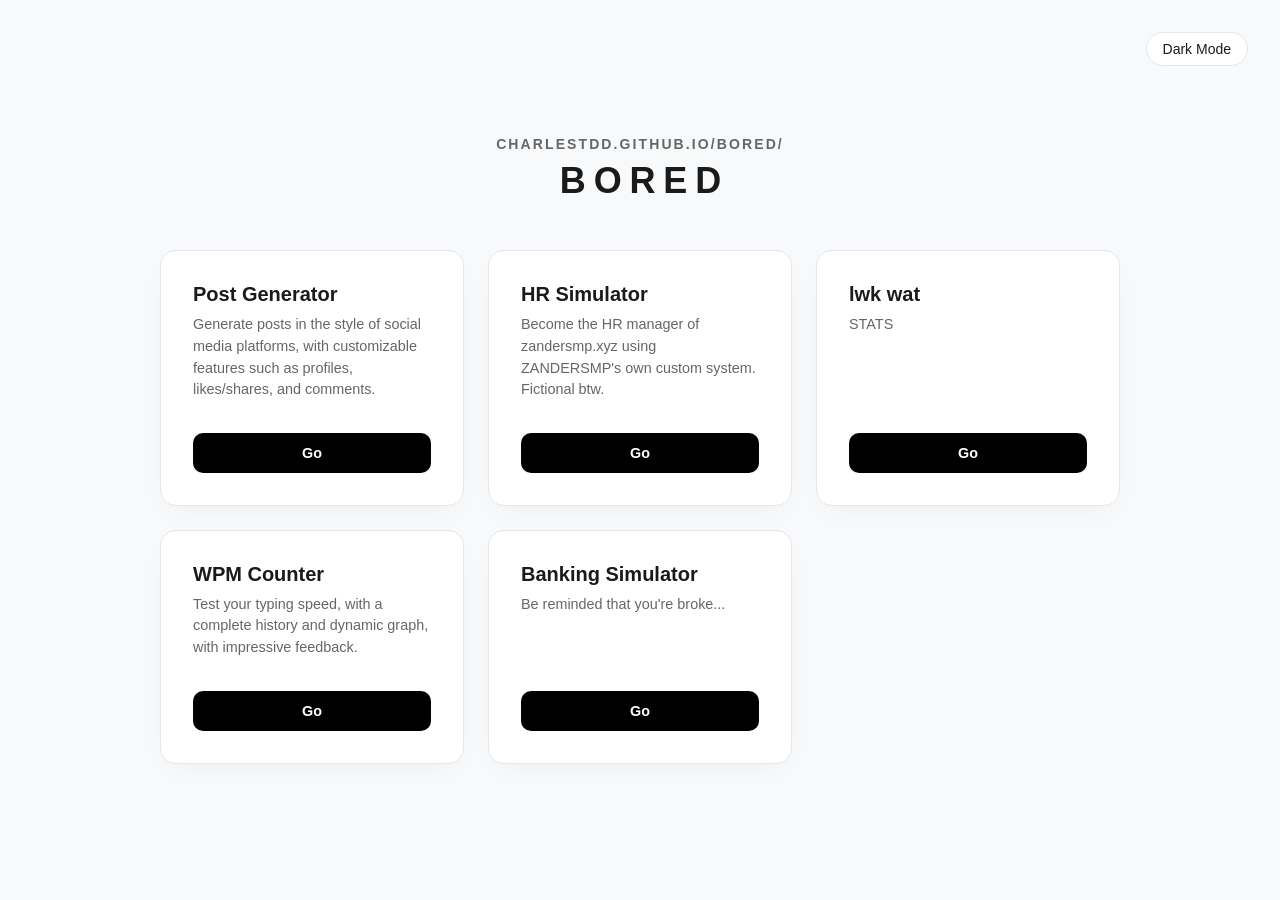
<file: index.html>
<!DOCTYPE html>
<html lang="en">
<head>
    <meta charset="UTF-8">
    <meta name="viewport" content="width=device-width, initial-scale=1.0">
    <title>Tools</title>
    <style>
        :root {
            --bg: #f8f9fa;
            --surface: #ffffff;
            --text: #1a1a1a;
            --muted: #666666;
            --border: #e5e7eb;
            --accent: #000000;
            --accent-text: #ffffff;
            --card-hover: translateY(-4px);
            --shadow: 0 10px 30px -10px rgba(0, 0, 0, 0.05);
        }

        [data-theme="dark"] {
            --bg: #0f0f11;
            --surface: #18181b;
            --text: #f4f4f5;
            --muted: #a1a1aa;
            --border: #27272a;
            --accent: #ffffff;
            --accent-text: #000000;
            --shadow: 0 10px 30px -10px rgba(0, 0, 0, 0.5);
        }

        * {
            box-sizing: border-box;
            margin: 0;
            padding: 0;
            transition: background-color 0.25s ease, border-color 0.25s ease, color 0.25s ease, transform 0.2s ease;
        }

        body {
            font-family: -apple-system, BlinkMacSystemFont, "Segoe UI", Roboto, Helvetica, Arial, sans-serif;
            background-color: var(--bg);
            color: var(--text);
            min-height: 100vh;
            display: flex;
            flex-direction: column;
            align-items: center;
            justify-content: center;
            padding: 2rem 1rem;
        }

        .theme-toggle {
            position: absolute;
            top: 2rem;
            right: 2rem;
            background: var(--surface);
            border: 1px solid var(--border);
            color: var(--text);
            padding: 0.5rem 1rem;
            border-radius: 99px;
            cursor: pointer;
            font-size: 0.875rem;
            font-weight: 500;
        }

        header {
            text-align: center;
            margin-bottom: 3rem;
        }

        .brand {
            font-size: 0.875rem;
            text-transform: uppercase;
            letter-spacing: 0.15em;
            color: var(--muted);
            margin-bottom: 0.5rem;
            font-weight: 600;
        }

        h1 {
            font-size: 2.25rem;
            font-weight: 700;
            letter-spacing: -0.03em;
        }

        .grid {
            display: grid;
            grid-template-columns: repeat(auto-fit, minmax(260px, 1fr));
            gap: 1.5rem;
            width: 100%;
            max-width: 960px;
        }

        .card {
            background-color: var(--surface);
            border: 1px solid var(--border);
            border-radius: 16px;
            padding: 2rem;
            display: flex;
            flex-direction: column;
            justify-content: space-between;
            box-shadow: var(--shadow);
        }

        .card:hover {
            transform: var(--card-hover);
        }

        .card h2 {
            font-size: 1.25rem;
            font-weight: 600;
            margin-bottom: 0.5rem;
        }

        .card p {
            color: var(--muted);
            font-size: 0.9rem;
            line-height: 1.5;
            margin-bottom: 2rem;
        }

        .btn {
            display: inline-flex;
            align-items: center;
            justify-content: center;
            background-color: var(--accent);
            color: var(--accent-text);
            text-decoration: none;
            padding: 0.75rem 1.25rem;
            border-radius: 10px;
            font-weight: 600;
            font-size: 0.9rem;
            width: 100%;
            text-align: center;
        }

        .btn:hover {
            opacity: 0.9;
        }
    </style>
</head>
<body>

    <button class="theme-toggle" id="themeToggle" onclick="toggleTheme()">Dark Mode</button>

    <header>
        <p class="brand">charlestdd.github.io/bored/</p>
        <h1>B O R E D</h1>
    </header>

    <main class="grid">
        <div class="card">
            <div>
                <h2>Post Generator</h2>
                <p>Generate posts in the style of social media platforms, with customizable features such as profiles, likes/shares, and comments.</p>
            </div>
            <a href="/tools/posts/" class="btn">Go</a>
        </div>

        <div class="card">
            <div>
                <h2>HR Simulator</h2>
                <p>Become the HR manager of zandersmp.xyz using ZANDERSMP's own custom system. Fictional btw.</p>
            </div>
            <a href="/tools/hrm" class="btn">Go</a>
        </div>
        
        <div class="card">
            <div>
                <h2>lwk wat</h2>
                <p>STATS</p>
            </div>
            <a href="/tools/aim" class="btn">Go</a>
        </div>

        <div class="card">
            <div>
                <h2>WPM Counter</h2>
                <p>Test your typing speed, with a complete history and dynamic graph, with impressive feedback.</p>
            </div>
            <a href="/tools/wpm" class="btn">Go</a>
        </div>
        <div class="card">
            <div>
                <h2>Banking Simulator</h2>
                <p>Be reminded that you're broke...</p>
            </div>
            <a href="/tools/bank" class="btn">Go</a>
        </div>
    </main>

    <script>
        function toggleTheme() {
            const body = document.body;
            const btn = document.getElementById('themeToggle');
            
            if (body.getAttribute('data-theme') === 'dark') {
                body.removeAttribute('data-theme');
                btn.textContent = 'Dark Mode';
            } else {
                body.setAttribute('data-theme', 'dark');
                btn.textContent = 'Light Mode';
            }
        }
    </script>
</body>
</html>
</file>
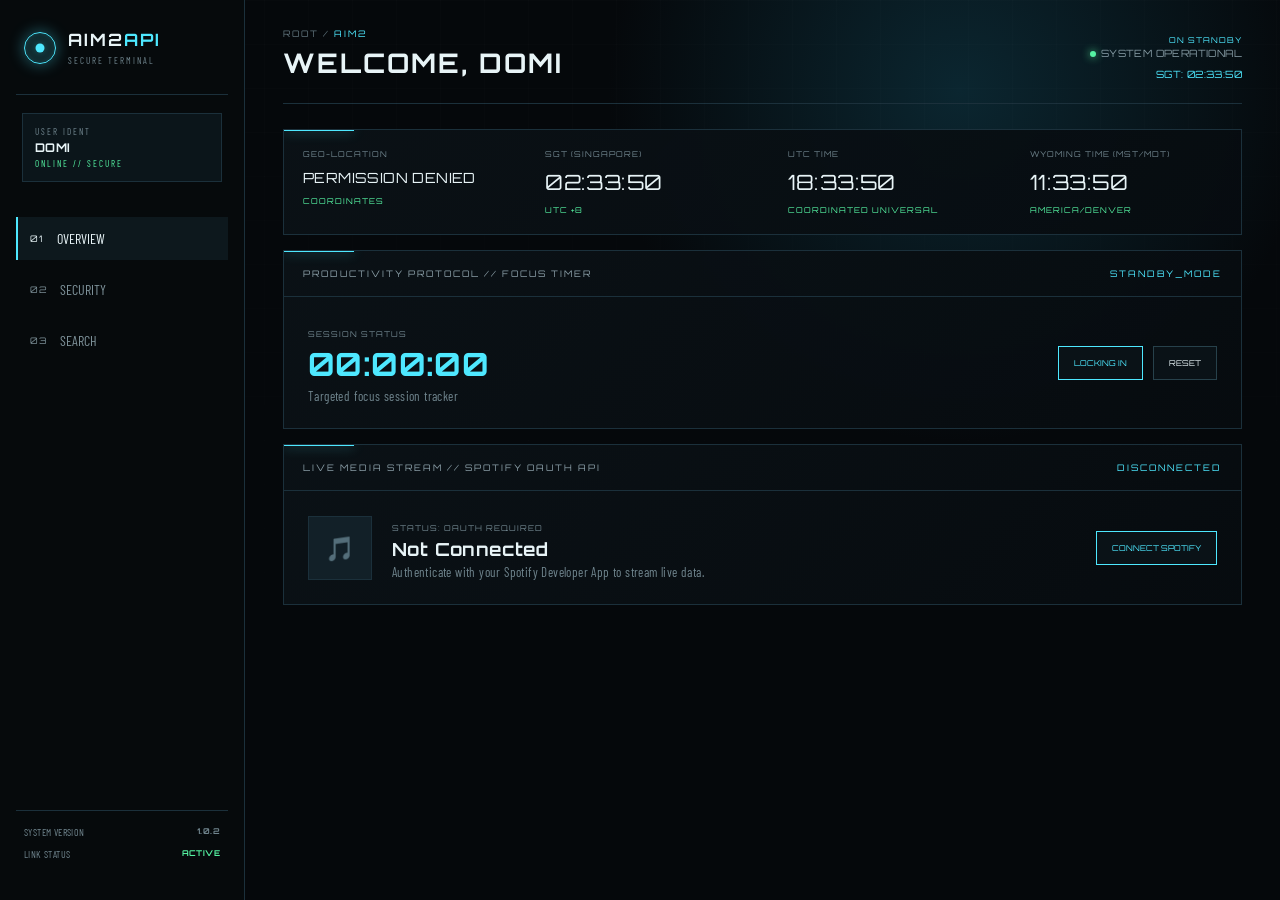
<file: aim/index.html>
<!DOCTYPE html>
<html lang="en">
<head>
    <meta charset="UTF-8">
    <meta name="viewport" content="width=device-width, initial-scale=1.0">
    <title>Domi Dashboard // Secure Terminal</title>
    <link rel="stylesheet" href="style.css">
</head>
<body>
    <div class="app">
        <!-- Sidebar Navigation -->
        <aside class="sidebar">
            <div class="logo">
                <div class="core"></div>
                <div>
                    <strong>AIM2<em>API</em></strong>
                    <small>SECURE TERMINAL</small>
                </div>
            </div>
            
            <div class="clearance">
                <span>USER IDENT</span>
                <b>DOMI</b>
                <i>ONLINE // SECURE</i>
            </div>

            <div style="margin-top: 15px; display: grid; gap: 4px;">
                <button class="nav active"><span>01</span> OVERVIEW</button>
                <button class="nav"><span>02</span> SECURITY</button>
                <button class="nav"><span>03</span> SEARCH</button>
            </div>

            <div class="side-bottom">
                <div><span>SYSTEM VERSION</span> <b>1.0.2</b></div>
                <div><span>LINK STATUS</span> <b class="green">ACTIVE</b></div>
            </div>
        </aside>

        <!-- Main Dashboard View -->
        <main>
            <header>
                <div>
                    <div class="crumb">ROOT / <span>AIM2</span></div>
                    <h1>WELCOME, DOMI</h1>
                </div>
                <div class="top-right">
                    <div style="font-size: 8px; color: var(--cyan); letter-spacing: 1px; margin-bottom: 2px;">ON STANDBY</div>
                    <div><span class="dot"></span>SYSTEM OPERATIONAL</div>
                    <time id="live-sgt">SGT: --:--:--</time>
                </div>
            </header>

            <!-- Multi-Timezone & Geolocation Panel -->
            <div class="panel metrics">
                <div class="metric">
                    <span>GEO-LOCATION</span>
                    <b id="geo-location" style="font-size: 14px;">ACQUIRING...</b>
                    <small>COORDINATES</small>
                </div>
                <div class="metric">
                    <span>SGT (SINGAPORE)</span>
                    <b id="time-sgt">--:--:--</b>
                    <small>UTC +8</small>
                </div>
                <div class="metric">
                    <span>UTC TIME</span>
                    <b id="time-utc">--:--:--</b>
                    <small>COORDINATED UNIVERSAL</small>
                </div>
                <div class="metric">
                    <span>WYOMING TIME (MST/MDT)</span>
                    <b id="time-wyoming">--:--:--</b>
                    <small>AMERICA/DENVER</small>
                </div>
            </div>

            <!-- Focus / "Locking in" Timer Panel -->
            <div style="margin-top: 15px;" class="panel">
                <div class="panel-title">
                    <span>PRODUCTIVITY PROTOCOL // FOCUS TIMER</span>
                    <span class="cyan">STANDBY_MODE</span>
                </div>
                <div style="padding: 24px; display: flex; align-items: center; justify-content: space-between; flex-wrap: wrap; gap: 20px;">
                    <div>
                        <span style="font: 8px Orbitron; color: var(--muted); letter-spacing: 1px;">SESSION STATUS</span>
                        <h3 id="timer-display" style="font-size: 32px; font-family: Orbitron; margin: 4px 0; color: var(--cyan);">00:00:00</h3>
                        <p style="color: var(--muted); font-size: 13px; margin: 0;">Targeted focus session tracker</p>
                    </div>
                    <div style="display: flex; gap: 10px;">
                        <button id="lock-in-btn" class="primary" style="font: 8px Orbitron;" onclick="toggleTimer()">LOCKING IN</button>
                        <button style="font: 8px Orbitron;" onclick="resetTimer()">RESET</button>
                    </div>
                </div>
            </div>

            <!-- Spotify API Integration Section -->
            <div style="margin-top: 15px;" class="panel">
                <div class="panel-title">
                    <span>LIVE MEDIA STREAM // SPOTIFY OAUTH API</span>
                    <span class="cyan" id="spotify-auth-status">DISCONNECTED</span>
                </div>
                <div style="padding: 24px; display: flex; align-items: center; gap: 20px;">
                    <div id="spotify-art-container" style="width: 64px; height: 64px; background: #122028; border: 1px solid var(--line); display: grid; place-items: center; overflow: hidden;">
                        <span id="spotify-art-icon" style="font-size: 24px;">🎵</span>
                    </div>
                    <div style="flex: 1;">
                        <span style="font: 8px Orbitron; color: var(--muted); letter-spacing: 1px;" id="spotify-status-text">STATUS: OAUTH REQUIRED</span>
                        <h3 id="spotify-track" style="font-size: 18px; margin: 4px 0;">Not Connected</h3>
                        <p id="spotify-artist" style="color: var(--muted); font-size: 13px; margin: 0;">Authenticate with your Spotify Developer App to stream live data.</p>
                    </div>
                    <div>
                        <button id="spotify-auth-btn" class="primary" style="font: 8px Orbitron;" onclick="loginSpotify()">CONNECT SPOTIFY</button>
                    </div>
                </div>
            </div>
        </main>
    </div>

    <script>
        // --- 1. DYNAMIC CLOCKS ---
        function updateClocks() {
            const now = new Date();
            document.getElementById('time-sgt').innerText = now.toLocaleTimeString('en-GB', { timeZone: 'Asia/Singapore' });
            document.getElementById('live-sgt').innerText = 'SGT: ' + now.toLocaleTimeString('en-GB', { timeZone: 'Asia/Singapore' });
            document.getElementById('time-utc').innerText = now.toLocaleTimeString('en-GB', { timeZone: 'UTC' });
            document.getElementById('time-wyoming').innerText = now.toLocaleTimeString('en-GB', { timeZone: 'America/Denver' });
        }
        setInterval(updateClocks, 1000);
        updateClocks();

        // --- 2. GEOLOCATION API ---
        if (navigator.geolocation) {
            navigator.geolocation.getCurrentPosition(
                (position) => {
                    const lat = position.coords.latitude.toFixed(2);
                    const lon = position.coords.longitude.toFixed(2);
                    document.getElementById('geo-location').innerText = `${lat}°, ${lon}°`;
                },
                () => {
                    document.getElementById('geo-location').innerText = 'PERMISSION DENIED';
                }
            );
        } else {
            document.getElementById('geo-location').innerText = 'UNSUPPORTED';
        }

        // --- 3. "LOCKING IN" TIMER LOGIC ---
        let timerInterval = null;
        let totalSeconds = 0;
        let isRunning = false;

        function formatTime(sec) {
            const hrs = String(Math.floor(sec / 3600)).padStart(2, '0');
            const mins = String(Math.floor((sec % 3600) / 60)).padStart(2, '0');
            const secs = String(sec % 60).padStart(2, '0');
            return `${hrs}:${mins}:${secs}`;
        }

        function toggleTimer() {
            const btn = document.getElementById('lock-in-btn');
            if (!isRunning) {
                isRunning = true;
                btn.innerText = "PAUSE";
                btn.style.borderColor = "var(--green)";
                btn.style.color = "var(--green)";
                timerInterval = setInterval(() => {
                    totalSeconds++;
                    document.getElementById('timer-display').innerText = formatTime(totalSeconds);
                }, 1000);
            } else {
                isRunning = false;
                btn.innerText = "LOCKING IN";
                btn.style.borderColor = "var(--cyan)";
                btn.style.color = "var(--cyan)";
                clearInterval(timerInterval);
            }
        }

        function resetTimer() {
            isRunning = false;
            clearInterval(timerInterval);
            totalSeconds = 0;
            document.getElementById('timer-display').innerText = "00:00:00";
            const btn = document.getElementById('lock-in-btn');
            btn.innerText = "LOCKING IN";
            btn.style.borderColor = "var(--cyan)";
            btn.style.color = "var(--cyan)";
        }

        // --- 4. SPOTIFY OAUTH & API INTEGRATION ---
        const SPOTIFY_CLIENT_ID = 'YOUR_SPOTIFY_CLIENT_ID'; 
        const REDIRECT_URI = window.location.origin + window.location.pathname;
        const SCOPES = 'user-read-currently-playing user-read-playback-state';

        const hash = window.location.hash.substring(1);
        const tokenVal = new URLSearchParams(hash).get('access_token');

        if (tokenVal) {
            window.location.hash = ''; // clear token from URL view
            document.getElementById('spotify-auth-status').innerText = 'API_CONNECTED';
            document.getElementById('spotify-auth-btn').style.display = 'none';
            pollSpotifyPlayer(tokenVal);
            setInterval(() => pollSpotifyPlayer(tokenVal), 4000);
        }

        function loginSpotify() {
            const authUrl = `https://accounts.spotify.com/authorize?client_id=${SPOTIFY_CLIENT_ID}&response_type=token&redirect_uri=${encodeURIComponent(REDIRECT_URI)}&scope=${encodeURIComponent(SCOPES)}&show_dialog=true`;
            window.location.href = authUrl;
        }

        async function pollSpotifyPlayer(token) {
            try {
                const response = await fetch('https://api.spotify.com/v1/me/player/currently-playing', {
                    headers: { 'Authorization': 'Bearer ' + token }
                });
                
                if (response.status === 204 || response.status > 400) {
                    document.getElementById('spotify-track').innerText = "No Audio Active";
                    document.getElementById('spotify-artist').innerText = "Start playing something on Spotify";
                    return;
                }

                const data = await response.json();
                if (data && data.item) {
                    document.getElementById('spotify-status-text').innerText = "CURRENTLY PLAYING";
                    document.getElementById('spotify-track').innerText = data.item.name;
                    document.getElementById('spotify-artist').innerText = data.item.artists.map(a => a.name).join(', ');
                    
                    if (data.item.album && data.item.album.images.length > 0) {
                        const imageUrl = data.item.album.images[0].url;
                        document.getElementById('spotify-art-container').innerHTML = `<img src="${imageUrl}" style="width:100%; height:100%; object-fit:cover;">`;
                    }
                }
            } catch (err) {
                console.error('Error fetching Spotify track:', err);
            }
        }
    </script>
</body>
</html>
</file>
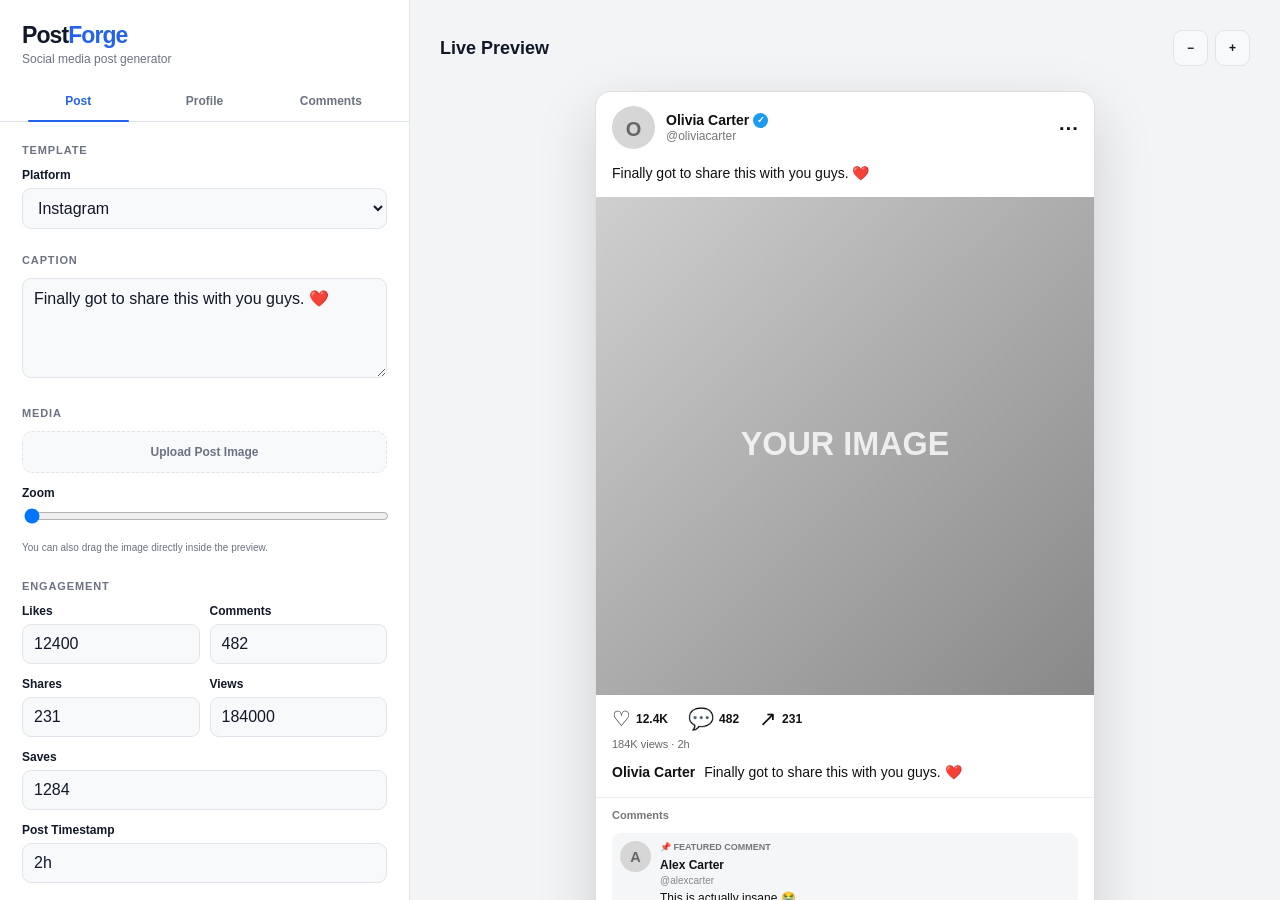
<file: posts/index.html>
<!DOCTYPE html>
<html lang="en">
<head>
<meta charset="UTF-8">
<meta name="viewport" content="width=device-width, initial-scale=1.0">
<title>PostForge — Social Post Generator</title>

<style>
* {
    box-sizing: border-box;
}

:root {
    --bg: #f3f4f6;
    --panel: #ffffff;
    --input: #f8f9fb;
    --border: #e1e4e8;
    --text: #111827;
    --muted: #6b7280;
    --accent: #2563eb;
    --danger: #ef4444;
    --green: #16a34a;
}

body.dark {
    --bg: #0d1117;
    --panel: #161b22;
    --input: #0d1117;
    --border: #30363d;
    --text: #f0f6fc;
    --muted: #8b949e;
}

html,
body {
    margin: 0;
    width: 100%;
    min-height: 100%;
}

body {
    background: var(--bg);
    color: var(--text);
    font-family:
        Inter,
        -apple-system,
        BlinkMacSystemFont,
        "Segoe UI",
        Arial,
        sans-serif;
}

button,
input,
textarea,
select {
    font: inherit;
}

button {
    cursor: pointer;
}

/* =========================================================
   APP
========================================================= */

.app {
    display: grid;
    grid-template-columns: 410px 1fr;
    min-height: 100vh;
}

/* =========================================================
   EDITOR
========================================================= */

.editor {
    height: 100vh;
    overflow-y: auto;
    background: var(--panel);
    border-right: 1px solid var(--border);
}

.editor-top {
    padding: 22px 22px 15px;
}

.logo {
    font-size: 23px;
    font-weight: 900;
    letter-spacing: -0.04em;
}

.logo span {
    color: var(--accent);
}

.subtitle {
    color: var(--muted);
    font-size: 12px;
    margin-top: 3px;
}

/* =========================================================
   TABS
========================================================= */

.tabs {
    display: grid;
    grid-template-columns: repeat(3, 1fr);
    border-bottom: 1px solid var(--border);
    padding: 0 15px;
}

.tab {
    border: 0;
    background: transparent;
    color: var(--muted);
    padding: 13px 5px;
    font-size: 12px;
    font-weight: 800;
    position: relative;
}

.tab.active {
    color: var(--accent);
}

.tab.active::after {
    content: "";
    position: absolute;
    left: 10%;
    right: 10%;
    bottom: -1px;
    height: 2px;
    background: var(--accent);
    border-radius: 2px;
}

/* =========================================================
   TAB CONTENT
========================================================= */

.tab-content {
    display: none;
    padding: 22px;
}

.tab-content.active {
    display: block;
}

.section {
    margin-bottom: 25px;
}

.section-title {
    font-size: 11px;
    text-transform: uppercase;
    letter-spacing: .08em;
    font-weight: 900;
    color: var(--muted);
    margin-bottom: 12px;
}

.field {
    margin-bottom: 13px;
}

label {
    display: block;
    font-size: 12px;
    font-weight: 750;
    margin-bottom: 6px;
}

input[type="text"],
input[type="number"],
textarea,
select {
    width: 100%;
    border: 1px solid var(--border);
    background: var(--input);
    color: var(--text);
    padding: 10px 11px;
    border-radius: 9px;
    outline: none;
}

input:focus,
textarea:focus,
select:focus {
    border-color: var(--accent);
}

textarea {
    min-height: 100px;
    resize: vertical;
}

input[type="range"] {
    width: 100%;
}

.row {
    display: grid;
    grid-template-columns: 1fr 1fr;
    gap: 10px;
}

.file-button {
    display: block;
    text-align: center;
    padding: 13px;
    border: 1px dashed var(--border);
    background: var(--input);
    border-radius: 10px;
    color: var(--muted);
    font-size: 12px;
    cursor: pointer;
}

.file-button:hover {
    border-color: var(--accent);
    color: var(--accent);
}

.file-button input {
    display: none;
}

.checkbox {
    display: flex;
    align-items: center;
    gap: 8px;
}

.checkbox label {
    margin: 0;
}

.checkbox input {
    width: 16px;
    height: 16px;
}

.button-row {
    display: flex;
    gap: 8px;
}

.primary,
.secondary,
.danger {
    border-radius: 9px;
    padding: 10px 13px;
    border: 0;
    font-weight: 800;
    font-size: 12px;
}

.primary {
    background: var(--accent);
    color: white;
}

.secondary {
    background: var(--input);
    color: var(--text);
    border: 1px solid var(--border);
}

.danger {
    background: var(--danger);
    color: white;
}

.full {
    width: 100%;
}

.help {
    font-size: 10px;
    color: var(--muted);
    margin-top: 5px;
    line-height: 1.4;
}

/* =========================================================
   CROP BOX
========================================================= */

.crop-box {
    border: 1px solid var(--border);
    background: #111;
    border-radius: 12px;
    overflow: hidden;
    margin-bottom: 13px;
    position: relative;
}

.crop-box img {
    width: 100%;
    height: 190px;
    object-fit: cover;
    display: block;
}

.crop-overlay {
    position: absolute;
    inset: 0;
    pointer-events: none;
    border: 1px solid rgba(255,255,255,.4);
}

/* =========================================================
   COMMENTS EDITOR
========================================================= */

.comment-editor {
    border: 1px solid var(--border);
    border-radius: 12px;
    padding: 13px;
    margin-bottom: 12px;
}

.comment-editor-header {
    display: flex;
    justify-content: space-between;
    align-items: center;
    margin-bottom: 12px;
}

.comment-title {
    font-size: 12px;
    font-weight: 900;
}

.remove-comment {
    border: 0;
    background: transparent;
    color: var(--danger);
    font-size: 11px;
    font-weight: 800;
}

.small-label {
    font-size: 10px;
    color: var(--muted);
}

/* =========================================================
   PREVIEW
========================================================= */

.preview-area {
    min-width: 0;
    height: 100vh;
    overflow: auto;
    padding: 30px;
}

.preview-toolbar {
    width: 100%;
    max-width: 1100px;
    margin: 0 auto 25px;
    display: flex;
    justify-content: space-between;
    align-items: center;
}

.preview-title {
    font-size: 18px;
    font-weight: 900;
}

.preview-tools {
    display: flex;
    gap: 7px;
}

.preview-wrapper {
    display: flex;
    justify-content: center;
    align-items: flex-start;
    padding-bottom: 100px;
}

.post {
    width: 500px;
    max-width: 100%;
    background: white;
    color: #111;
    border: 1px solid #ddd;
    border-radius: 15px;
    overflow: hidden;
    box-shadow: 0 20px 60px rgba(0,0,0,.15);
    transform-origin: top center;
}

/* =========================================================
   POST HEADER
========================================================= */

.post-header {
    display: flex;
    align-items: center;
    gap: 11px;
    padding: 14px 16px;
}

.avatar-wrap {
    width: 43px;
    height: 43px;
    border-radius: 50%;
    overflow: hidden;
    flex-shrink: 0;
    position: relative;
}

.avatar {
    width: 100%;
    height: 100%;
    object-fit: cover;
    display: block;
    transform-origin: center;
}

.profile-info {
    min-width: 0;
    flex: 1;
}

.display-name {
    display: flex;
    align-items: center;
    gap: 4px;
    font-size: 14px;
    font-weight: 850;
}

.username {
    color: #777;
    font-size: 12px;
    margin-top: 1px;
}

.verified {
    width: 15px;
    height: 15px;
    background: #1d9bf0;
    color: white;
    border-radius: 50%;
    display: inline-flex;
    align-items: center;
    justify-content: center;
    font-size: 9px;
    font-weight: 900;
    flex-shrink: 0;
}

.more {
    font-weight: 900;
    font-size: 20px;
}

/* =========================================================
   CAPTION
========================================================= */

.caption {
    padding: 0 16px 14px;
    font-size: 14px;
    line-height: 1.45;
    white-space: pre-wrap;
    overflow-wrap: anywhere;
}

/* =========================================================
   MEDIA
========================================================= */

.post-media {
    width: 100%;
    aspect-ratio: 1 / 1;
    overflow: hidden;
    background: #ddd;
    position: relative;
    cursor: grab;
}

.post-media:active {
    cursor: grabbing;
}

.post-media img {
    width: 100%;
    height: 100%;
    object-fit: cover;
    display: block;
    user-select: none;
    pointer-events: none;
    transform-origin: center center;
}

/* =========================================================
   ACTIONS
========================================================= */

.actions {
    display: flex;
    gap: 20px;
    padding: 12px 16px 5px;
    font-size: 21px;
}

.action {
    display: flex;
    align-items: center;
    gap: 5px;
}

.action-count {
    font-size: 12px;
    font-weight: 800;
}

.stats {
    padding: 2px 16px 12px;
    color: #666;
    font-size: 11px;
}

.caption-preview {
    padding: 0 16px 14px;
    font-size: 14px;
    line-height: 1.45;
}

.caption-preview strong {
    margin-right: 5px;
}

/* =========================================================
   COMMENTS
========================================================= */

.comments {
    border-top: 1px solid #eee;
    padding: 11px 16px 15px;
}

.comments-title {
    color: #777;
    font-size: 11px;
    font-weight: 850;
    margin-bottom: 12px;
}

.comment {
    display: flex;
    gap: 9px;
    margin-bottom: 13px;
}

.comment-avatar {
    width: 31px;
    height: 31px;
    border-radius: 50%;
    object-fit: cover;
    flex-shrink: 0;
}

.comment-body {
    min-width: 0;
    flex: 1;
    font-size: 12px;
    line-height: 1.4;
}

.comment-name-line {
    display: flex;
    align-items: center;
    gap: 4px;
}

.comment-name {
    font-weight: 850;
}

.comment-username {
    color: #888;
    font-size: 10px;
}

.comment-text {
    margin-top: 2px;
    overflow-wrap: anywhere;
}

.comment-meta {
    color: #888;
    font-size: 10px;
    margin-top: 3px;
}

.pinned {
    background: #f5f6f8;
    border-radius: 9px;
    padding: 8px;
}

.pin-label {
    color: #777;
    font-size: 9px;
    font-weight: 900;
    margin-bottom: 4px;
}

/* =========================================================
   X TEMPLATE
========================================================= */

.template-x {
    border-radius: 15px;
}

.template-x .post-media {
    aspect-ratio: 16 / 9;
}

.template-x .actions {
    gap: 25px;
}

/* =========================================================
   TIKTOK TEMPLATE
========================================================= */

.template-tiktok {
    width: 390px;
    background: #111;
    color: white;
    border: 0;
    border-radius: 0;
}

.template-tiktok .post-header {
    position: relative;
    z-index: 2;
    padding-top: 18px;
}

.template-tiktok .username {
    color: #bbb;
}

.template-tiktok .caption {
    position: relative;
    z-index: 2;
}

.template-tiktok .post-media {
    aspect-ratio: 9 / 16;
}

.template-tiktok .stats {
    color: #bbb;
}

.template-tiktok .comments {
    border-color: #333;
}

.template-tiktok .comments-title,
.template-tiktok .comment-meta {
    color: #aaa;
}

.template-tiktok .pinned {
    background: #222;
}

/* =========================================================
   RESPONSIVE
========================================================= */

@media (max-width: 900px) {

    .app {
        grid-template-columns: 1fr;
    }

    .editor {
        height: auto;
        border-right: 0;
        border-bottom: 1px solid var(--border);
    }

    .preview-area {
        height: auto;
        min-height: 100vh;
    }
}
</style>
</head>

<body>

<div class="app">

<!-- =====================================================
     EDITOR
===================================================== -->

<aside class="editor">

    <div class="editor-top">

        <div class="logo">
            Post<span>Forge</span>
        </div>

        <div class="subtitle">
            Social media post generator
        </div>

    </div>


    <!-- TABS -->

    <div class="tabs">

        <button
            class="tab active"
            data-tab="postTab">
            Post
        </button>

        <button
            class="tab"
            data-tab="profileTab">
            Profile
        </button>

        <button
            class="tab"
            data-tab="commentsTab">
            Comments
        </button>

    </div>


    <!-- =================================================
         POST TAB
    ================================================== -->

    <div
        id="postTab"
        class="tab-content active">

        <div class="section">

            <div class="section-title">
                Template
            </div>

            <div class="field">

                <label>
                    Platform
                </label>

                <select id="template">

                    <option value="instagram">
                        Instagram
                    </option>

                    <option value="x">
                        X / Twitter
                    </option>

                    <option value="tiktok">
                        TikTok
                    </option>

                </select>

            </div>

        </div>


        <div class="section">

            <div class="section-title">
                Caption
            </div>

            <div class="field">

                <textarea
                    id="caption">Finally got to share this with you guys. ❤️</textarea>

            </div>

        </div>


        <div class="section">

            <div class="section-title">
                Media
            </div>

            <div class="field">

                <label class="file-button">

                    Upload Post Image

                    <input
                        type="file"
                        id="postUpload"
                        accept="image/*">

                </label>

            </div>


            <div class="field">

                <label>
                    Zoom
                </label>

                <input
                    id="imageZoom"
                    type="range"
                    min="1"
                    max="4"
                    step=".01"
                    value="1">

            </div>


            <div class="help">
                You can also drag the image directly inside
                the preview.
            </div>

        </div>


        <div class="section">

            <div class="section-title">
                Engagement
            </div>

            <div class="row">

                <div class="field">

                    <label>
                        Likes
                    </label>

                    <input
                        id="likes"
                        type="number"
                        value="12400">

                </div>

                <div class="field">

                    <label>
                        Comments
                    </label>

                    <input
                        id="commentCount"
                        type="number"
                        value="482">

                </div>

            </div>


            <div class="row">

                <div class="field">

                    <label>
                        Shares
                    </label>

                    <input
                        id="shares"
                        type="number"
                        value="231">

                </div>

                <div class="field">

                    <label>
                        Views
                    </label>

                    <input
                        id="views"
                        type="number"
                        value="184000">

                </div>

            </div>


            <div class="field">

                <label>
                    Saves
                </label>

                <input
                    id="saves"
                    type="number"
                    value="1284">

            </div>


            <div class="field">

                <label>
                    Post Timestamp
                </label>

                <input
                    id="timestamp"
                    type="text"
                    value="2h">

            </div>

        </div>


        <div class="section">

            <div class="section-title">
                Tools
            </div>

            <div class="button-row">

                <button
                    class="primary"
                    id="exportBtn">
                    Export PNG
                </button>

                <button
                    class="secondary"
                    id="themeBtn">
                    Dark Editor
                </button>

            </div>

            <br>

            <button
                class="danger full"
                id="resetBtn">
                Reset Generator
            </button>

        </div>

    </div>


    <!-- =================================================
         PROFILE TAB
    ================================================== -->

    <div
        id="profileTab"
        class="tab-content">

        <div class="section">

            <div class="section-title">
                Profile
            </div>


            <div class="field">

                <label class="file-button">

                    Upload Profile Picture

                    <input
                        type="file"
                        id="avatarUpload"
                        accept="image/*">

                </label>

            </div>


            <div class="field">

                <label>
                    Display Name
                </label>

                <input
                    id="displayName"
                    type="text"
                    value="Olivia Carter">

            </div>


            <div class="field">

                <label>
                    Username
                </label>

                <input
                    id="username"
                    type="text"
                    value="@oliviacarter">

            </div>


            <div class="field checkbox">

                <input
                    id="verified"
                    type="checkbox"
                    checked>

                <label for="verified">
                    Verified account
                </label>

            </div>

        </div>


        <div class="section">

            <div class="section-title">
                Profile Picture Crop
            </div>

            <div class="field">

                <label>
                    Zoom
                </label>

                <input
                    id="avatarZoom"
                    type="range"
                    min="1"
                    max="4"
                    step=".01"
                    value="1">

            </div>


            <div class="row">

                <div class="field">

                    <label>
                        X Position
                    </label>

                    <input
                        id="avatarX"
                        type="range"
                        min="-100"
                        max="100"
                        value="0">

                </div>

                <div class="field">

                    <label>
                        Y Position
                    </label>

                    <input
                        id="avatarY"
                        type="range"
                        min="-100"
                        max="100"
                        value="0">

                </div>

            </div>


            <div class="help">
                Drag the profile picture directly on the
                avatar in the preview.
            </div>

        </div>

    </div>


    <!-- =================================================
         COMMENTS TAB
    ================================================== -->

    <div
        id="commentsTab"
        class="tab-content">

        <div class="section">

            <div class="section-title">
                Comment Builder
            </div>

            <div id="commentEditors"></div>

            <button
                class="secondary full"
                id="addComment">
                + Add Comment
            </button>

        </div>

    </div>

</aside>


<!-- =====================================================
     PREVIEW
===================================================== -->

<main class="preview-area">

    <div class="preview-toolbar">

        <div class="preview-title">
            Live Preview
        </div>

        <div class="preview-tools">

            <button
                class="secondary"
                id="zoomOut">
                −
            </button>

            <button
                class="secondary"
                id="zoomIn">
                +
            </button>

        </div>

    </div>


    <div class="preview-wrapper">

        <div
            id="post"
            class="post">


            <!-- HEADER -->

            <div class="post-header">

                <div
                    class="avatar-wrap"
                    id="avatarDrag">

                    <img
                        id="previewAvatar"
                        class="avatar"
                        src=""
                        draggable="false">

                </div>


                <div class="profile-info">

                    <div class="display-name">

                        <span id="previewName">
                            Olivia Carter
                        </span>

                        <span
                            id="previewVerified"
                            class="verified">
                            ✓
                        </span>

                    </div>


                    <div
                        id="previewUsername"
                        class="username">
                        @oliviacarter
                    </div>

                </div>


                <div class="more">
                    ⋯
                </div>

            </div>


            <!-- CAPTION -->

            <div
                id="previewCaption"
                class="caption">
                Finally got to share this with you guys. ❤️
            </div>


            <!-- IMAGE -->

            <div
                class="post-media"
                id="mediaDrag">

                <img
                    id="previewImage"
                    src=""
                    draggable="false">

            </div>


            <!-- ACTIONS -->

            <div class="actions">

                <div class="action">
                    ♡
                    <span
                        id="previewLikes"
                        class="action-count">
                        12.4K
                    </span>
                </div>

                <div class="action">
                    💬
                    <span
                        id="previewComments"
                        class="action-count">
                        482
                    </span>
                </div>

                <div class="action">
                    ↗
                    <span
                        id="previewShares"
                        class="action-count">
                        231
                    </span>
                </div>

            </div>


            <div class="stats">

                <span id="previewViews">
                    184K
                </span>

                views ·

                <span id="previewTime">
                    2h
                </span>

            </div>


            <!-- CAPTION PREVIEW -->

            <div class="caption-preview">

                <strong id="captionName">
                    Olivia Carter
                </strong>

                <span id="captionText">
                    Finally got to share this with you guys. ❤️
                </span>

            </div>


            <!-- COMMENTS -->

            <div class="comments">

                <div class="comments-title">
                    Comments
                </div>

                <div id="previewCommentsList"></div>

            </div>

        </div>

    </div>

</main>

</div>


<script>

/* =========================================================
   STATE
========================================================= */

let avatarURL = "";
let postImageURL = "";

let comments = [];

let previewScale = 1;

let imagePosition = {
    x: 0,
    y: 0
};

let avatarPosition = {
    x: 0,
    y: 0
};


/* =========================================================
   HELPERS
========================================================= */

function $(id) {
    return document.getElementById(id);
}


function formatNumber(value) {

    const number = Number(value) || 0;

    if (number >= 1000000000) {
        return (number / 1000000000)
            .toFixed(1)
            .replace(".0", "") + "B";
    }

    if (number >= 1000000) {
        return (number / 1000000)
            .toFixed(1)
            .replace(".0", "") + "M";
    }

    if (number >= 1000) {
        return (number / 1000)
            .toFixed(1)
            .replace(".0", "") + "K";
    }

    return number.toLocaleString();
}


function escapeHTML(text) {

    return String(text)
        .replaceAll("&", "&amp;")
        .replaceAll("<", "&lt;")
        .replaceAll(">", "&gt;")
        .replaceAll('"', "&quot;")
        .replaceAll("'", "&#039;");

}


/* =========================================================
   DEFAULT AVATAR
========================================================= */

function generateDefaultAvatar(letter = "O") {

    const svg = `
        <svg
            xmlns="http://www.w3.org/2000/svg"
            width="300"
            height="300">

            <rect
                width="300"
                height="300"
                fill="#d6d6d6"/>

            <text
                x="50%"
                y="57%"
                dominant-baseline="middle"
                text-anchor="middle"
                font-family="Arial"
                font-size="140"
                font-weight="bold"
                fill="#666">
                ${letter}
            </text>

        </svg>
    `;

    return "data:image/svg+xml;charset=utf-8," +
        encodeURIComponent(svg);
}


/* =========================================================
   DEFAULT IMAGE
========================================================= */

function generateDefaultImage() {

    const svg = `
        <svg
            xmlns="http://www.w3.org/2000/svg"
            width="1000"
            height="1000">

            <defs>

                <linearGradient
                    id="g"
                    x1="0"
                    y1="0"
                    x2="1"
                    y2="1">

                    <stop
                        offset="0%"
                        stop-color="#cfcfcf"/>

                    <stop
                        offset="100%"
                        stop-color="#888"/>

                </linearGradient>

            </defs>

            <rect
                width="1000"
                height="1000"
                fill="url(#g)"/>

            <text
                x="500"
                y="500"
                text-anchor="middle"
                dominant-baseline="middle"
                font-family="Arial"
                font-size="65"
                font-weight="bold"
                fill="white"
                opacity=".8">
                YOUR IMAGE
            </text>

        </svg>
    `;

    return "data:image/svg+xml;charset=utf-8," +
        encodeURIComponent(svg);
}


avatarURL =
    generateDefaultAvatar("O");

postImageURL =
    generateDefaultImage();

$("previewAvatar").src =
    avatarURL;

$("previewImage").src =
    postImageURL;


/* =========================================================
   TABS
========================================================= */

document
    .querySelectorAll(".tab")
    .forEach(tab => {

        tab.addEventListener("click", function() {

            document
                .querySelectorAll(".tab")
                .forEach(t =>
                    t.classList.remove("active")
                );

            document
                .querySelectorAll(".tab-content")
                .forEach(content =>
                    content.classList.remove("active")
                );

            this.classList.add("active");

            $(this.dataset.tab)
                .classList.add("active");

        });

    });


/* =========================================================
   UPLOAD AVATAR
========================================================= */

$("avatarUpload")
    .addEventListener("change", function(event) {

        const file =
            event.target.files[0];

        if (!file) return;

        avatarURL =
            URL.createObjectURL(file);

        $("previewAvatar").src =
            avatarURL;

    });


/* =========================================================
   UPLOAD POST IMAGE
========================================================= */

$("postUpload")
    .addEventListener("change", function(event) {

        const file =
            event.target.files[0];

        if (!file) return;

        postImageURL =
            URL.createObjectURL(file);

        $("previewImage").src =
            postImageURL;

    });


/* =========================================================
   LIVE INPUTS
========================================================= */

const liveInputs = [

    "displayName",
    "username",
    "caption",

    "likes",
    "commentCount",
    "shares",
    "views",
    "saves",

    "timestamp",

    "verified",

    "template",

    "imageZoom",

    "avatarZoom",
    "avatarX",
    "avatarY"

];


liveInputs.forEach(id => {

    $(id).addEventListener(
        "input",
        updatePreview
    );

    $(id).addEventListener(
        "change",
        updatePreview
    );

});


/* =========================================================
   UPDATE PREVIEW
========================================================= */

function updatePreview() {

    const name =
        $("displayName").value ||
        "Username";

    const username =
        $("username").value ||
        "@username";

    const caption =
        $("caption").value ||
        "";


    $("previewName").textContent =
        name;

    $("previewUsername").textContent =
        username.startsWith("@")
            ? username
            : "@" + username;


    $("previewCaption").textContent =
        caption;

    $("captionName").textContent =
        name;

    $("captionText").textContent =
        caption;


    $("previewLikes").textContent =
        formatNumber(
            $("likes").value
        );

    $("previewComments").textContent =
        formatNumber(
            $("commentCount").value
        );

    $("previewShares").textContent =
        formatNumber(
            $("shares").value
        );

    $("previewViews").textContent =
        formatNumber(
            $("views").value
        );

    $("previewTime").textContent =
        $("timestamp").value ||
        "now";


    /* VERIFIED */

    $("previewVerified").style.display =
        $("verified").checked
            ? "inline-flex"
            : "none";


    /* IMAGE */

    const image =
        $("previewImage");

    const imageZoom =
        Number(
            $("imageZoom").value
        );

    image.style.transform =
        `translate(${imagePosition.x}px, ${imagePosition.y}px)
         scale(${imageZoom})`;


    /* AVATAR */

    const avatar =
        $("previewAvatar");

    const avatarZoom =
        Number(
            $("avatarZoom").value
        );

    avatar.style.transform =
        `translate(${avatarPosition.x}px, ${avatarPosition.y}px)
         scale(${avatarZoom})`;


    /* TEMPLATE */

    const post =
        $("post");

    post.classList.remove(
        "template-x",
        "template-tiktok"
    );


    const template =
        $("template").value;


    if (template === "x") {
        post.classList.add("template-x");
    }

    if (template === "tiktok") {
        post.classList.add("template-tiktok");
    }


    renderComments();

}


/* =========================================================
   DRAG IMAGE
========================================================= */

function enableDragging(
    element,
    target,
    position,
    multiplier = 1
) {

    let dragging = false;

    let startX = 0;
    let startY = 0;

    let originalX = 0;
    let originalY = 0;


    element.addEventListener(
        "pointerdown",
        function(event) {

            dragging = true;

            element.setPointerCapture(
                event.pointerId
            );

            startX =
                event.clientX;

            startY =
                event.clientY;

            originalX =
                position.x;

            originalY =
                position.y;

        }
    );


    element.addEventListener(
        "pointermove",
        function(event) {

            if (!dragging) return;

            const dx =
                (event.clientX - startX) *
                multiplier;

            const dy =
                (event.clientY - startY) *
                multiplier;


            position.x =
                originalX + dx;

            position.y =
                originalY + dy;


            updatePreview();

        }
    );


    element.addEventListener(
        "pointerup",
        function() {

            dragging = false;

        }
    );


    element.addEventListener(
        "pointercancel",
        function() {

            dragging = false;

        }
    );

}


enableDragging(
    $("mediaDrag"),
    $("previewImage"),
    imagePosition,
    1
);


enableDragging(
    $("avatarDrag"),
    $("previewAvatar"),
    avatarPosition,
    1
);


/* =========================================================
   AVATAR SLIDERS
========================================================= */

$("avatarX")
    .addEventListener("input", function() {

        avatarPosition.x =
            Number(this.value);

        updatePreview();

    });


$("avatarY")
    .addEventListener("input", function() {

        avatarPosition.y =
            Number(this.value);

        updatePreview();

    });


/* =========================================================
   COMMENTS
========================================================= */

function addComment() {

    comments.push({

        name: "Alex Carter",

        username: "@alexcarter",

        text:
            "This is actually insane 😭",

        likes: 124,

        time:
            "1h",

        verified:
            false,

        pinned:
            false,

        avatar:
            generateDefaultAvatar("A")

    });


    renderCommentEditors();

    updatePreview();

}


$("addComment")
    .addEventListener(
        "click",
        addComment
    );


/* =========================================================
   COMMENT EDITORS
========================================================= */

function renderCommentEditors() {

    const container =
        $("commentEditors");

    container.innerHTML = "";


    comments.forEach(
        (comment, index) => {

            const div =
                document.createElement("div");

            div.className =
                "comment-editor";


            div.innerHTML = `

                <div class="comment-editor-header">

                    <span class="comment-title">
                        Comment ${index + 1}
                    </span>

                    <button
                        class="remove-comment"
                        data-index="${index}">
                        Remove
                    </button>

                </div>


                <div class="field">

                    <label>
                        Profile Picture
                    </label>

                    <label class="file-button">

                        Upload Comment Avatar

                        <input
                            type="file"
                            accept="image/*"
                            class="comment-avatar-upload"
                            data-index="${index}">

                    </label>

                </div>


                <div class="field">

                    <label>
                        Display Name
                    </label>

                    <input
                        type="text"
                        class="comment-name-input"
                        data-index="${index}"
                        value="${escapeHTML(comment.name)}">

                </div>


                <div class="field">

                    <label>
                        Username
                    </label>

                    <input
                        type="text"
                        class="comment-username-input"
                        data-index="${index}"
                        value="${escapeHTML(comment.username)}">

                </div>


                <div class="field">

                    <label>
                        Comment
                    </label>

                    <textarea
                        class="comment-text-input"
                        data-index="${index}">${escapeHTML(comment.text)}</textarea>

                </div>


                <div class="row">

                    <div class="field">

                        <label>
                            Comment Likes
                        </label>

                        <input
                            type="number"
                            class="comment-likes-input"
                            data-index="${index}"
                            value="${comment.likes}">

                    </div>


                    <div class="field">

                        <label>
                            Timestamp
                        </label>

                        <input
                            type="text"
                            class="comment-time-input"
                            data-index="${index}"
                            value="${escapeHTML(comment.time)}">

                    </div>

                </div>


                <div class="checkbox">

                    <input
                        type="checkbox"
                        class="comment-verified-input"
                        data-index="${index}"
                        ${comment.verified
                            ? "checked"
                            : ""}>

                    <label>
                        Verified commenter
                    </label>

                </div>


                <br>


                <div class="checkbox">

                    <input
                        type="checkbox"
                        class="comment-pinned-input"
                        data-index="${index}"
                        ${comment.pinned
                            ? "checked"
                            : ""}>

                    <label>
                        Featured / Pinned
                    </label>

                </div>

            `;


            container.appendChild(div);

        }
    );


    bindCommentEvents();

}


/* =========================================================
   COMMENT EVENTS
========================================================= */

function bindCommentEvents() {


    document
        .querySelectorAll(".remove-comment")
        .forEach(button => {

            button.addEventListener(
                "click",
                function() {

                    const index =
                        Number(
                            this.dataset.index
                        );

                    comments.splice(
                        index,
                        1
                    );

                    renderCommentEditors();

                    updatePreview();

                }
            );

        });


    document
        .querySelectorAll(".comment-name-input")
        .forEach(input => {

            input.addEventListener(
                "input",
                function() {

                    comments[
                        this.dataset.index
                    ].name =
                        this.value;

                    updatePreview();

                }
            );

        });


    document
        .querySelectorAll(".comment-username-input")
        .forEach(input => {

            input.addEventListener(
                "input",
                function() {

                    comments[
                        this.dataset.index
                    ].username =
                        this.value;

                    updatePreview();

                }
            );

        });


    document
        .querySelectorAll(".comment-text-input")
        .forEach(input => {

            input.addEventListener(
                "input",
                function() {

                    comments[
                        this.dataset.index
                    ].text =
                        this.value;

                    updatePreview();

                }
            );

        });


    document
        .querySelectorAll(".comment-likes-input")
        .forEach(input => {

            input.addEventListener(
                "input",
                function() {

                    comments[
                        this.dataset.index
                    ].likes =
                        Number(
                            this.value
                        ) || 0;

                    updatePreview();

                }
            );

        });


    document
        .querySelectorAll(".comment-time-input")
        .forEach(input => {

            input.addEventListener(
                "input",
                function() {

                    comments[
                        this.dataset.index
                    ].time =
                        this.value;

                    updatePreview();

                }
            );

        });


    document
        .querySelectorAll(".comment-verified-input")
        .forEach(input => {

            input.addEventListener(
                "change",
                function() {

                    comments[
                        this.dataset.index
                    ].verified =
                        this.checked;

                    updatePreview();

                }
            );

        });


    document
        .querySelectorAll(".comment-pinned-input")
        .forEach(input => {

            input.addEventListener(
                "change",
                function() {

                    /*
                       Only one comment can be pinned.
                    */

                    comments.forEach(
                        c => c.pinned = false
                    );


                    comments[
                        this.dataset.index
                    ].pinned =
                        this.checked;


                    renderCommentEditors();

                    updatePreview();

                }
            );

        });


    document
        .querySelectorAll(".comment-avatar-upload")
        .forEach(input => {

            input.addEventListener(
                "change",
                function(event) {

                    const file =
                        event.target.files[0];

                    if (!file) return;


                    const index =
                        Number(
                            this.dataset.index
                        );


                    comments[index].avatar =
                        URL.createObjectURL(file);


                    updatePreview();

                }
            );

        });

}


/* =========================================================
   RENDER COMMENTS
========================================================= */

function renderComments() {

    const container =
        $("previewCommentsList");

    container.innerHTML = "";


    comments.forEach(
        comment => {

            const div =
                document.createElement("div");


            div.className =
                "comment";


            if (comment.pinned) {
                div.classList.add("pinned");
            }


            const verification =
                comment.verified

                    ? `<span class="verified">✓</span>`

                    : "";


            const pin =
                comment.pinned

                    ? `
                        <div class="pin-label">
                            📌 FEATURED COMMENT
                        </div>
                    `

                    : "";


            const username =
                comment.username || "";


            div.innerHTML = `

                <img
                    class="comment-avatar"
                    src="${comment.avatar}"
                    draggable="false">


                <div class="comment-body">

                    ${pin}


                    <div class="comment-name-line">

                        <span class="comment-name">
                            ${escapeHTML(comment.name)}
                        </span>

                        ${verification}

                    </div>


                    <div class="comment-username">
                        ${escapeHTML(username)}
                    </div>


                    <div class="comment-text">
                        ${escapeHTML(comment.text)}
                    </div>


                    <div class="comment-meta">

                        ♡ ${formatNumber(comment.likes)}
                        · Reply
                        · ${escapeHTML(comment.time)}

                    </div>

                </div>

            `;


            container.appendChild(div);

        }
    );

}


/* =========================================================
   THEME
========================================================= */

$("themeBtn")
    .addEventListener(
        "click",
        function() {

            document.body.classList.toggle(
                "dark"
            );


            this.textContent =
                document.body.classList.contains("dark")

                    ? "Light Editor"

                    : "Dark Editor";

        }
    );


/* =========================================================
   PREVIEW ZOOM
========================================================= */

$("zoomIn")
    .addEventListener(
        "click",
        function() {

            previewScale += .1;

            if (previewScale > 1.8) {
                previewScale = 1.8;
            }

            $("post").style.transform =
                `scale(${previewScale})`;

        }
    );


$("zoomOut")
    .addEventListener(
        "click",
        function() {

            previewScale -= .1;

            if (previewScale < .5) {
                previewScale = .5;
            }

            $("post").style.transform =
                `scale(${previewScale})`;

        }
    );


/* =========================================================
   RESET
========================================================= */

$("resetBtn")
    .addEventListener(
        "click",
        function() {

            $("displayName").value =
                "Olivia Carter";

            $("username").value =
                "@oliviacarter";

            $("caption").value =
                "Finally got to share this with you guys. ❤️";

            $("likes").value =
                12400;

            $("commentCount").value =
                482;

            $("shares").value =
                231;

            $("views").value =
                184000;

            $("saves").value =
                1284;

            $("timestamp").value =
                "2h";

            $("verified").checked =
                true;

            $("template").value =
                "instagram";

            $("imageZoom").value =
                1;

            $("avatarZoom").value =
                1;

            $("avatarX").value =
                0;

            $("avatarY").value =
                0;


            imagePosition = {
                x: 0,
                y: 0
            };


            avatarPosition = {
                x: 0,
                y: 0
            };


            comments = [

                {
                    name:
                        "Alex Carter",

                    username:
                        "@alexcarter",

                    text:
                        "This is actually insane 😭",

                    likes:
                        124,

                    time:
                        "1h",

                    verified:
                        false,

                    pinned:
                        true,

                    avatar:
                        generateDefaultAvatar("A")
                },

                {
                    name:
                        "Marcus",

                    username:
                        "@marcus",

                    text:
                        "Okay this photo goes HARD.",

                    likes:
                        76,

                    time:
                        "48m",

                    verified:
                        true,

                    pinned:
                        false,

                    avatar:
                        generateDefaultAvatar("M")
                }

            ];


            avatarURL =
                generateDefaultAvatar("O");

            postImageURL =
                generateDefaultImage();


            $("previewAvatar").src =
                avatarURL;

            $("previewImage").src =
                postImageURL;


            renderCommentEditors();

            updatePreview();

        }
    );


/* =========================================================
   EXPORT PNG
========================================================= */

$("exportBtn")
    .addEventListener(
        "click",
        async function() {

            /*
                Basic browser-native export.
                For a production version, we should switch
                this to html2canvas or a dedicated renderer.
            */

            const post =
                $("post");


            const clone =
                post.cloneNode(true);


            clone.style.transform =
                "none";


            clone.style.margin =
                "0";


            const width =
                post.offsetWidth;


            const height =
                post.offsetHeight;


            const serializer =
                new XMLSerializer();


            const html =
                serializer.serializeToString(
                    clone
                );


            const svg = `

                <svg
                    xmlns="http://www.w3.org/2000/svg"
                    xmlns:xlink="http://www.w3.org/1999/xlink"
                    width="${width}"
                    height="${height}">

                    <foreignObject
                        width="100%"
                        height="100%">

                        <div
                            xmlns="http://www.w3.org/1999/xhtml">

                            ${html}

                        </div>

                    </foreignObject>

                </svg>

            `;


            const blob =
                new Blob(
                    [svg],
                    {
                        type:
                            "image/svg+xml;charset=utf-8"
                    }
                );


            const url =
                URL.createObjectURL(blob);


            const image =
                new Image();


            image.onload =
                function() {

                    const canvas =
                        document.createElement(
                            "canvas"
                        );


                    canvas.width =
                        width * 2;

                    canvas.height =
                        height * 2;


                    const ctx =
                        canvas.getContext("2d");


                    ctx.scale(2, 2);


                    ctx.drawImage(
                        image,
                        0,
                        0,
                        width,
                        height
                    );


                    URL.revokeObjectURL(
                        url
                    );


                    canvas.toBlob(
                        function(result) {

                            const downloadURL =
                                URL.createObjectURL(
                                    result
                                );


                            const a =
                                document.createElement(
                                    "a"
                                );


                            a.href =
                                downloadURL;

                            a.download =
                                "postforge-post.png";


                            a.click();


                            URL.revokeObjectURL(
                                downloadURL
                            );

                        },
                        "image/png"
                    );

                };


            image.src =
                url;

        }
    );


/* =========================================================
   DEFAULT COMMENTS
========================================================= */

comments = [

    {
        name:
            "Alex Carter",

        username:
            "@alexcarter",

        text:
            "This is actually insane 😭",

        likes:
            124,

        time:
            "1h",

        verified:
            false,

        pinned:
            true,

        avatar:
            generateDefaultAvatar("A")

    },

    {
        name:
            "Marcus",

        username:
            "@marcus",

        text:
            "Okay this photo goes HARD.",

        likes:
            76,

        time:
            "48m",

        verified:
            true,

        pinned:
            false,

        avatar:
            generateDefaultAvatar("M")

    }

];


renderCommentEditors();

updatePreview();

</script>

</body>
</html>
</file>
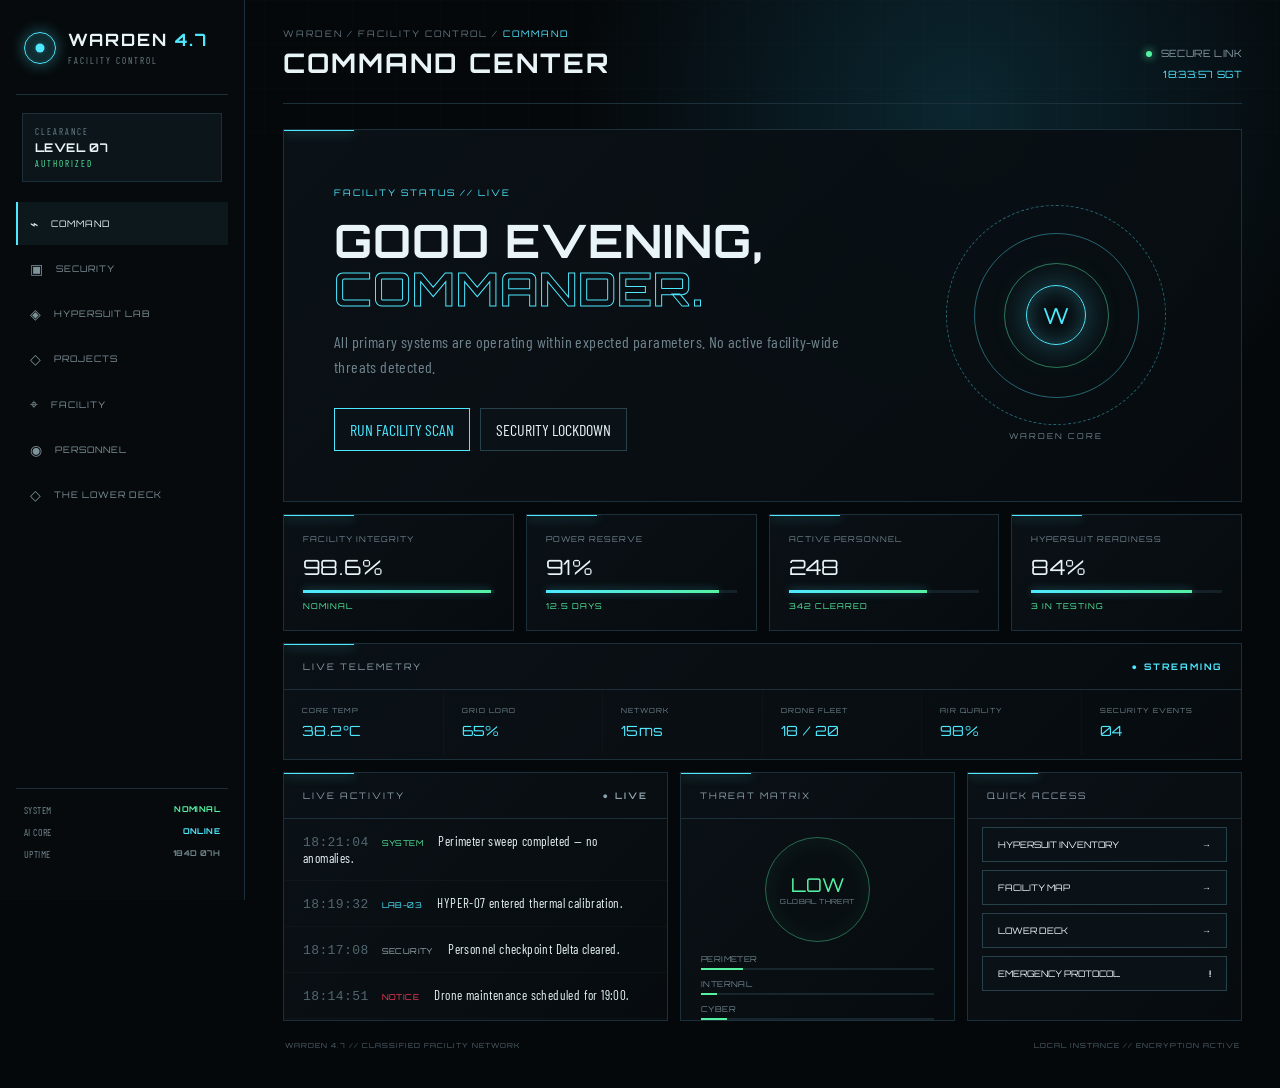
<file: warden/index.html>
<!DOCTYPE html>
<html lang="en">
<head>
<meta charset="UTF-8">
<meta name="viewport" content="width=device-width, initial-scale=1.0">
<title>WARDEN 4.7 — Facility Control</title>
<link rel="stylesheet" href="style.css">
</head>
<body>
<div id="boot" class="boot"><div><span>WARDEN 4.7</span><p>INITIALIZING FACILITY CONTROL SYSTEM...</p><b>SECURE CHANNEL ESTABLISHED</b></div></div>

<div class="app">
  <aside class="sidebar">
    <div class="logo"><div class="core"></div><div><strong>WARDEN <em>4.7</em></strong><small>FACILITY CONTROL</small></div></div>
    <div class="clearance"><span>CLEARANCE</span><b>LEVEL 07</b><i>AUTHORIZED</i></div>
    <nav>
      <button class="nav active" data-page="command">⌁ <span>COMMAND</span></button>
      <button class="nav" data-page="security">▣ <span>SECURITY</span></button>
      <button class="nav" data-page="hypersuits">◈ <span>HYPERSUIT LAB</span></button>
      <button class="nav" data-page="projects">◇ <span>PROJECTS</span></button>
      <button class="nav" data-page="facility">⌖ <span>FACILITY</span></button>
      <button class="nav" data-page="personnel">◉ <span>PERSONNEL</span></button>
      <button class="nav" data-page="lowerdeck">◇ <span>THE LOWER DECK</span></button>
    </nav>
    <div class="side-bottom">
      <div><span>SYSTEM</span><b class="green">NOMINAL</b></div>
      <div><span>AI CORE</span><b class="cyan">ONLINE</b></div>
      <div><span>UPTIME</span><b>184D 07H</b></div>
    </div>
  </aside>

  <main>
    <header>
      <div>
        <div class="crumb">WARDEN / FACILITY CONTROL / <span id="pageName">COMMAND</span></div>
        <h1 id="title">COMMAND CENTER</h1>
      </div>
      <div class="top-right">
        <div><span class="dot"></span> SECURE LINK</div>
        <time id="clock"></time>
      </div>
    </header>

    <section id="command" class="page active">
      <div class="hero panel">
        <div class="hero-copy">
          <span class="tag">FACILITY STATUS // LIVE</span>
          <h2>GOOD EVENING,<br><strong>COMMANDER.</strong></h2>
          <p>All primary systems are operating within expected parameters. No active facility-wide threats detected.</p>
          <div class="actions">
            <button class="primary" id="alertBtn">RUN FACILITY SCAN</button>
            <button id="lockBtn">SECURITY LOCKDOWN</button>
          </div>
        </div>
        <div class="reactor">
          <div class="ring r1"></div><div class="ring r2"></div><div class="ring r3"></div>
          <div class="reactor-core">W</div>
          <small>WARDEN CORE</small>
        </div>
      </div>

      <div class="metrics">
        <div class="metric panel live-metric"><span>FACILITY INTEGRITY</span><b id="integrity">98.7%</b><i><u id="integrityBar" style="width:98.7%"></u></i><small id="integrityState">NOMINAL</small></div>
        <div class="metric panel live-metric"><span>POWER RESERVE</span><b id="power">91%</b><i><u id="powerBar" style="width:91%"></u></i><small id="powerState">12.4 DAYS</small></div>
        <div class="metric panel live-metric"><span>ACTIVE PERSONNEL</span><b id="personnelCount">247</b><i><u id="personnelBar" style="width:72%"></u></i><small>342 CLEARED</small></div>
        <div class="metric panel live-metric"><span>HYPERSUIT READINESS</span><b id="readiness">84%</b><i><u id="readinessBar" style="width:84%"></u></i><small id="suitState">3 IN TESTING</small></div>
      </div>

      <div class="telemetry panel">
        <div class="panel-title">LIVE TELEMETRY <b class="cyan">● STREAMING</b></div>
        <div class="telemetry-grid">
          <div><span>CORE TEMP</span><b id="coreTemp">38.4°C</b></div>
          <div><span>GRID LOAD</span><b id="gridLoad">64%</b></div>
          <div><span>NETWORK</span><b id="network">12ms</b></div>
          <div><span>DRONE FLEET</span><b id="drones">18 / 20</b></div>
          <div><span>AIR QUALITY</span><b id="air">98%</b></div>
          <div><span>SECURITY EVENTS</span><b id="events">03</b></div>
        </div>
      </div>

      <div class="grid3">
        <div class="panel feed"><div class="panel-title">LIVE ACTIVITY <b>● LIVE</b></div>
          <div id="feed">
            <p><time>18:21:04</time><span class="green">SYSTEM</span> Perimeter sweep completed — no anomalies.</p>
            <p><time>18:19:32</time><span class="cyan">LAB-03</span> HYPER-07 entered thermal calibration.</p>
            <p><time>18:17:08</time><span>SECURITY</span> Personnel checkpoint Delta cleared.</p>
            <p><time>18:14:51</time><span class="red">NOTICE</span> Drone maintenance scheduled for 19:00.</p>
          </div>
        </div>
        <div class="panel threat"><div class="panel-title">THREAT MATRIX</div><div class="threat-ring"><b>LOW</b><small>GLOBAL THREAT</small></div><div class="threat-bars"><span>PERIMETER <i><u style="width:18%"></u></i></span><span>INTERNAL <i><u style="width:7%"></u></i></span><span>CYBER <i><u style="width:11%"></u></i></span></div></div>
        <div class="panel quick"><div class="panel-title">QUICK ACCESS</div><button data-page="hypersuits">HYPERSUIT INVENTORY <b>→</b></button><button data-page="facility">FACILITY MAP <b>→</b></button><button data-page="lowerdeck">LOWER DECK <b>→</b></button><button id="emergency">EMERGENCY PROTOCOL <b>!</b></button></div>
      </div>
    </section>

    <section id="security" class="page">
  <div class="section-head"><div><span class="tag">SECURITY NETWORK // 12 CHECKPOINTS</span><h2>SECURITY CONTROL</h2></div><div class="badge green" id="securityState">ALL SECTORS STABLE</div></div>
  <div class="security-grid">
    <div class="panel doors"><div class="panel-title">ACCESS POINTS <b id="checkpointCount">12 ONLINE</b></div>
      <div id="checkpoints">
        <div class="door"><span><b>CP-01 // NORTH GATE</b><small>VEHICLE ENTRANCE</small></span><button class="toggle on">SECURED</button></div>
        <div class="door"><span><b>CP-02 // PERSONNEL</b><small>MAIN STAFF ENTRANCE</small></span><button class="toggle on">SECURED</button></div>
        <div class="door"><span><b>CP-03 // RESEARCH</b><small>R&D WING</small></span><button class="toggle">LOCKED</button></div>
        <div class="door"><span><b>CP-04 // HANGAR</b><small>HYPERSUIT ACCESS</small></span><button class="toggle on">SECURED</button></div>
        <div class="door"><span><b>CP-05 // REACTOR</b><small>POWER CORE ACCESS</small></span><button class="toggle">LOCKED</button></div>
        <div class="door"><span><b>CP-06 // ARMORY</b><small>CONTROLLED STORAGE</small></span><button class="toggle">LOCKED</button></div>
        <div class="door"><span><b>CP-07 // COMMAND</b><small>LEVEL 07 ACCESS</small></span><button class="toggle on">SECURED</button></div>
        <div class="door"><span><b>CP-08 // VAULT</b><small>BLACK-LEVEL STORAGE</small></span><button class="toggle">LOCKED</button></div>
        <div class="door"><span><b>CP-09 // LOWER DECK</b><small>PERSONNEL RECREATION</small></span><button class="toggle on">OPEN</button></div>
        <div class="door"><span><b>CP-10 // SUBLEVEL</b><small>TRANSIT TUNNEL</small></span><button class="toggle on">SECURED</button></div>
        <div class="door"><span><b>CP-11 // EMERGENCY</b><small>EMERGENCY EXIT</small></span><button class="toggle on">SECURED</button></div>
        <div class="door"><span><b>CP-12 // AIRLOCK</b><small>EXTERNAL ACCESS</small></span><button class="toggle">LOCKED</button></div>
      </div>
    </div>
    <div class="panel camera"><div class="panel-title">PERIMETER FEED <b class="green">● LIVE</b></div><div class="camera-screen"><span id="cameraName">CAM 07 // NORTH PERIMETER</span><strong id="cameraStatus">NO INTRUSION DETECTED</strong><i></i></div></div>
  </div>
</section>

    <section id="hypersuits" class="page">
      <div class="section-head"><div><span class="tag">ADVANCED R&D</span><h2>HYPERSUIT LAB</h2></div><div class="badge cyan">3 ACTIVE TESTS</div></div>
      <div class="suits">
        <div class="suit panel"><div class="suit-id">HYPER-01</div><div class="suit-art">01</div><h3>AEGIS</h3><p>Defensive exosuit platform.</p><div class="suit-stats"><span>CORE <b>96%</b></span><span>ARMOR <b>91%</b></span><span>FLIGHT <b>78%</b></span></div><button class="inspect">OPEN DOSSIER</button></div>
        <div class="suit panel"><div class="suit-id">HYPER-07</div><div class="suit-art hot">07</div><h3>VANGUARD</h3><p>High-mobility combat platform.</p><div class="suit-stats"><span>CORE <b>82%</b></span><span>ARMOR <b>74%</b></span><span>FLIGHT <b>98%</b></span></div><button class="inspect">OPEN DOSSIER</button></div>
        <div class="suit panel"><div class="suit-id">HYPER-X</div><div class="suit-art red">X</div><h3>PROJECT X</h3><p>Experimental. Clearance required.</p><div class="suit-stats"><span>CORE <b>?</b></span><span>ARMOR <b>?</b></span><span>FLIGHT <b>?</b></span></div><button class="inspect">REQUEST ACCESS</button></div>
      </div>
    </section>


    <section id="projects" class="page">
      <div class="section-head">
        <div><span class="tag">CLASSIFIED R&D PROGRAMS</span><h2>PROJECT REGISTRY</h2></div>
        <div class="badge red">CLEARANCE 07 REQUIRED</div>
      </div>
      <div class="projects">
        <div class="project panel active-project">
          <div class="project-code">PROJECT // NS-01</div>
          <div class="project-icon nightshade">N</div>
          <h3>NIGHTSHADE</h3>
          <p>Low-observable mobility and adaptive concealment platform.</p>
          <div class="project-status"><span>STATUS</span><b>ACTIVE DEVELOPMENT</b></div>
          <div class="project-meter"><i><u style="width:67%"></u></i><b>67%</b></div>
          <button class="project-btn">OPEN PROJECT</button>
        </div>
        <div class="project panel">
          <div class="project-code">PROJECT // A-12</div>
          <div class="project-icon">A</div>
          <h3>AEGIS GRID</h3>
          <p>Distributed facility defense and autonomous interception network.</p>
          <div class="project-status"><span>STATUS</span><b>FIELD TESTING</b></div>
          <div class="project-meter"><i><u style="width:82%"></u></i><b>82%</b></div>
          <button class="project-btn">OPEN PROJECT</button>
        </div>
        <div class="project panel">
          <div class="project-code">PROJECT // OR-09</div>
          <div class="project-icon">O</div>
          <h3>ORBITAL</h3>
          <p>High-altitude reconnaissance and long-range sensor platform.</p>
          <div class="project-status"><span>STATUS</span><b>PROTOTYPE</b></div>
          <div class="project-meter"><i><u style="width:43%"></u></i><b>43%</b></div>
          <button class="project-btn">OPEN PROJECT</button>
        </div>
        <div class="project panel">
          <div class="project-code">PROJECT // MN-03</div>
          <div class="project-icon">M</div>
          <h3>MNEMOSYNE</h3>
          <p>Experimental neural-interface research and synthetic memory systems.</p>
          <div class="project-status"><span>STATUS</span><b>RESTRICTED</b></div>
          <div class="project-meter"><i><u style="width:29%"></u></i><b>29%</b></div>
          <button class="project-btn">REQUEST ACCESS</button>
        </div>
      </div>
      <div class="panel project-log">
        <div class="panel-title">PROJECT ACTIVITY <b class="cyan">● LIVE</b></div>
        <div id="projectActivity">
          <p><time>18:24:12</time><b class="cyan">NIGHTSHADE</b> Adaptive surface test entered phase 4.</p>
          <p><time>18:22:47</time><b class="green">AEGIS GRID</b> Perimeter node synchronization complete.</p>
          <p><time>18:20:31</time><b>ORBITAL</b> Sensor calibration window opened.</p>
        </div>
      </div>
    </section>

    <section id="facility" class="page">
      <div class="section-head"><div><span class="tag">SECTOR OVERVIEW</span><h2>FACILITY MAP</h2></div><div class="badge green">42 SYSTEMS ONLINE</div></div>
      <div class="panel map"><div class="map-grid"></div><div class="map-label l1">COMMAND</div><div class="map-label l2">HYPERSUIT LAB</div><div class="map-label l3">R&D</div><div class="map-label l4">VAULT</div><div class="map-label l5">LOWER DECK</div><div class="map-core">WARDEN<br><small>CORE</small></div><div class="route"></div></div>
    </section>

    
    <section id="personnel" class="page">
      <div class="section-head">
        <div><span class="tag">WORKFORCE NETWORK // MAX CAPACITY 130</span><h2>PERSONNEL & TEAMS</h2></div>
        <div class="badge green">CURRENT STAFF <b id="staffTotal">118</b> / 130</div>
      </div>

      <div class="worker-metrics">
        <div class="panel worker-metric"><span>CURRENT SHIFT</span><b id="shiftHours">293,489</b><small>HOURS LOGGED</small></div>
        <div class="panel worker-metric"><span>PERSONNEL ONLINE</span><b id="staffOnline">86</b><small class="green">ACTIVE ON SITE</small></div>
        <div class="panel worker-metric"><span>PERSONNEL OFFLINE</span><b id="staffOffline">32</b><small>OFF DUTY / REMOTE</small></div>
        <div class="panel worker-metric"><span>SHIFT COVERAGE</span><b id="coverage">73%</b><small>NOMINAL</small></div>
      </div>

      <div class="team-grid">
        <div class="team panel">
          <div class="team-top"><span>TEAM // SEC-01</span><b class="green">SECURITY</b></div>
          <div class="team-number"><strong id="secOnline">19</strong><span>ONLINE</span><strong id="secOffline">5</strong><span>OFFLINE</span></div>
          <div class="team-total">TOTAL STAFF <b id="secTotal">24</b></div>
          <div class="team-bar"><i id="secBar" style="width:79%"></i></div>
          <p>Perimeter, access control, response and surveillance.</p>
        </div>

        <div class="team panel">
          <div class="team-top"><span>TEAM // MNT-02</span><b class="cyan">MAINTENANCE</b></div>
          <div class="team-number"><strong id="mntOnline">11</strong><span>ONLINE</span><strong id="mntOffline">7</strong><span>OFFLINE</span></div>
          <div class="team-total">TOTAL STAFF <b id="mntTotal">18</b></div>
          <div class="team-bar"><i id="mntBar" style="width:61%"></i></div>
          <p>Power, mechanical systems, drones and structural systems.</p>
        </div>

        <div class="team panel">
          <div class="team-top"><span>TEAM // RND-03</span><b>RESEARCH</b></div>
          <div class="team-number"><strong id="rndOnline">28</strong><span>ONLINE</span><strong id="rndOffline">8</strong><span>OFFLINE</span></div>
          <div class="team-total">TOTAL STAFF <b id="rndTotal">36</b></div>
          <div class="team-bar"><i id="rndBar" style="width:78%"></i></div>
          <p>Advanced technology research and prototype development.</p>
        </div>

        <div class="team panel">
          <div class="team-top"><span>TEAM // MED-04</span><b class="red">MEDICAL</b></div>
          <div class="team-number"><strong id="medOnline">9</strong><span>ONLINE</span><strong id="medOffline">4</strong><span>OFFLINE</span></div>
          <div class="team-total">TOTAL STAFF <b id="medTotal">13</b></div>
          <div class="team-bar"><i id="medBar" style="width:69%"></i></div>
          <p>Trauma, recovery, suit physiology and occupational safety.</p>
        </div>

        <div class="team panel">
          <div class="team-top"><span>TEAM // LOG-05</span><b>LOGISTICS</b></div>
          <div class="team-number"><strong id="logOnline">7</strong><span>ONLINE</span><strong id="logOffline">5</strong><span>OFFLINE</span></div>
          <div class="team-total">TOTAL STAFF <b id="logTotal">12</b></div>
          <div class="team-bar"><i id="logBar" style="width:58%"></i></div>
          <p>Supplies, transport, inventory and facility operations.</p>
        </div>

        <div class="team panel">
          <div class="team-top"><span>TEAM // AIN-06</span><b class="cyan">AI & NETWORKS</b></div>
          <div class="team-number"><strong id="ainOnline">12</strong><span>ONLINE</span><strong id="ainOffline">3</strong><span>OFFLINE</span></div>
          <div class="team-total">TOTAL STAFF <b id="ainTotal">15</b></div>
          <div class="team-bar"><i id="ainBar" style="width:80%"></i></div>
          <p>WARDEN core, cybersecurity, communications and network infrastructure.</p>
        </div>
      </div>

      <div class="research panel">
        <div class="panel-title">RESEARCH DIVISIONS <b class="cyan">36 RESEARCHERS</b></div>
        <div class="research-grid">
          <div><b>EXOSYSTEMS</b><span>Hypersuits, armor & mobility</span><strong id="resExo">12</strong></div>
          <div><b>ENERGY SYSTEMS</b><span>Power cores & storage</span><strong id="resEnergy">7</strong></div>
          <div><b>NEURAL INTERFACES</b><span>Cognition & synthetic memory</span><strong id="resNeural">6</strong></div>
          <div><b>MATERIAL SCIENCE</b><span>Adaptive & composite materials</span><strong id="resMaterial">5</strong></div>
          <div><b>AEROSPACE</b><span>Flight & high-altitude systems</span><strong id="resAero">4</strong></div>
          <div><b>FIELD SYSTEMS</b><span>Sensors & autonomous platforms</span><strong id="resField">2</strong></div>
        </div>
      </div>
    </section>


    <section id="lowerdeck" class="page">
      <div class="section-head"><div><span class="tag">PERSONNEL RECREATION</span><h2>THE LOWER DECK</h2></div><div class="badge">OPEN // 18:20</div></div>
      <div class="bar panel"><div class="neon">LOWER<br><strong>DECK</strong></div><div class="bar-info"><p>OFF-DUTY PERSONNEL ONLY</p><h3>THE FACILITY'S WORST KEPT SECRET.</h3><span>Music · Drinks · Cards · Extremely questionable engineering debates</span><button id="barBtn">CHECK IN</button></div><div class="bar-stats"><b>37</b><small>PERSONNEL INSIDE</small><b>02:14</b><small>AVG. STAY</small></div></div>
    </section>

    <footer><span>WARDEN 4.7 // CLASSIFIED FACILITY NETWORK</span><span>LOCAL INSTANCE // ENCRYPTION ACTIVE</span></footer>
  </main>
</div>

<div id="toast"></div>
<script>
const pages=[...document.querySelectorAll('.page')],navs=[...document.querySelectorAll('.nav')];
function showPage(id){pages.forEach(p=>p.classList.toggle('active',p.id===id));navs.forEach(n=>n.classList.toggle('active',n.dataset.page===id));const names={command:'COMMAND',security:'SECURITY',hypersuits:'HYPERSUIT LAB',projects:'PROJECTS',facility:'FACILITY',personnel:'PERSONNEL',lowerdeck:'THE LOWER DECK'};document.getElementById('pageName').textContent=names[id];document.getElementById('title').textContent=names[id]==='COMMAND'?'COMMAND CENTER':names[id]}
document.querySelectorAll('[data-page]').forEach(x=>x.addEventListener('click',()=>showPage(x.dataset.page)));
function toast(msg){const t=document.getElementById('toast');t.textContent=msg;t.classList.add('show');setTimeout(()=>t.classList.remove('show'),2600)}
function tick(){document.getElementById('clock').textContent=new Date().toLocaleString('en-SG',{hour:'2-digit',minute:'2-digit',second:'2-digit',hour12:false})+' SGT'}setInterval(tick,1000);tick();

const clamp=(n,a,b)=>Math.max(a,Math.min(b,n));
let telemetry={integrity:98.7,power:91,personnel:247,readiness:84,temp:38.4,load:64,latency:12,drones:18,air:98,events:3};

function fluctuate(){
 telemetry.integrity=clamp(telemetry.integrity+(Math.random()-.5)*.35,97.8,99.2);
 telemetry.power=clamp(telemetry.power+(Math.random()-.5)*.16,89,92);
 telemetry.personnel=clamp(Math.round(telemetry.personnel+(Math.random()>.5?1:-1)),239,256);
 telemetry.readiness=clamp(telemetry.readiness+(Math.random()-.5)*1.4,80,88);
 telemetry.temp=clamp(telemetry.temp+(Math.random()-.5)*.7,35.5,42);
 telemetry.load=clamp(Math.round(telemetry.load+(Math.random()-.5)*4),48,79);
 telemetry.latency=clamp(Math.round(telemetry.latency+(Math.random()-.5)*6),7,27);
 telemetry.drones=clamp(telemetry.drones+(Math.random()>.86?(Math.random()>.5?1:-1):0),16,20);
 telemetry.air=clamp(Math.round(telemetry.air+(Math.random()-.5)*.8),94,100);
 if(Math.random()>.93) telemetry.events=(telemetry.events+1)%10;

 const set=(id,val)=>{const e=document.getElementById(id);if(e)e.textContent=val};
 const bar=(id,val)=>{const e=document.getElementById(id);if(e)e.style.width=val+'%'};
 set('integrity',telemetry.integrity.toFixed(1)+'%');bar('integrityBar',telemetry.integrity);
 set('power',Math.round(telemetry.power)+'%');bar('powerBar',telemetry.power);
 set('personnelCount',telemetry.personnel);bar('personnelBar',telemetry.personnel/342*100);
 set('readiness',Math.round(telemetry.readiness)+'%');bar('readinessBar',telemetry.readiness);
 set('coreTemp',telemetry.temp.toFixed(1)+'°C');set('gridLoad',telemetry.load+'%');set('network',telemetry.latency+'ms');set('drones',telemetry.drones+' / 20');set('air',telemetry.air+'%');set('events',String(telemetry.events).padStart(2,'0'));
 document.getElementById('integrityState').textContent=telemetry.integrity<98.1?'MONITORING':'NOMINAL';
 document.getElementById('powerState').textContent=(telemetry.power/7.3).toFixed(1)+' DAYS';
 document.getElementById('suitState').textContent=telemetry.readiness<82?'2 IN TESTING':'3 IN TESTING';
}
setInterval(fluctuate,1800);fluctuate();

const teams={
 sec:{on:19,total:24},mnt:{on:11,total:18},rnd:{on:28,total:36},med:{on:9,total:13},log:{on:7,total:12},ain:{on:12,total:15}
};
function updateWorkforce(){
  let online=0,total=0;
  Object.entries(teams).forEach(([k,t])=>{
    t.on=clamp(t.on+(Math.random()>.52?1:-1),Math.max(1,t.total-9),t.total);
    online+=t.on;total+=t.total;
    document.getElementById(k+'Online').textContent=t.on;
    document.getElementById(k+'Offline').textContent=t.total-t.on;
    document.getElementById(k+'Total').textContent=t.total;
    document.getElementById(k+'Bar').style.width=(t.on/t.total*100)+'%';
  });
  document.getElementById('staffOnline').textContent=online;
  document.getElementById('staffOffline').textContent=total-online;
  document.getElementById('staffTotal').textContent=total;
  document.getElementById('coverage').textContent=Math.round(online/total*100)+'%';
}
setInterval(updateWorkforce,5000);updateWorkforce();

let shiftBase=293489;
setInterval(()=>{
  shiftBase+=Math.random()>.55?1:0;
  document.getElementById('shiftHours').textContent=shiftBase.toLocaleString();
},30000);


let feedCounter=0;
const feedMessages=[
 ['SYSTEM','Perimeter sweep completed — no anomalies.','green'],
 ['LAB-03','HYPER-07 entered thermal calibration.','cyan'],
 ['SECURITY','Personnel checkpoint Delta cleared.',''],
 ['NOTICE','Drone maintenance scheduled for 19:00.','red'],
 ['CP-04','Hypersuit hangar access verified.','cyan'],
 ['WARDEN AI','Background threat analysis refreshed.','green']
];
setInterval(()=>{
 const f=document.getElementById('feed'),m=feedMessages[feedCounter++%feedMessages.length];
 const p=document.createElement('p');const now=new Date().toLocaleTimeString('en-GB');p.innerHTML='<time>'+now+'</time><span class="'+m[2]+'">'+m[0]+'</span>'+m[1];f.prepend(p);if(f.children.length>5)f.lastElementChild.remove();
},4200);

document.getElementById('alertBtn').onclick=()=>{toast('FACILITY SCAN COMPLETE — ALL 12 CHECKPOINTS RESPONDING')};
let locked=false;
document.getElementById('lockBtn').onclick=()=>{locked=!locked;document.getElementById('lockBtn').textContent=locked?'RELEASE LOCKDOWN':'SECURITY LOCKDOWN';document.body.classList.toggle('lockdown',locked);toast(locked?'⚠ FACILITY LOCKDOWN ENGAGED':'LOCKDOWN RELEASED — ALL CLEAR')};
document.getElementById('emergency').onclick=()=>{document.getElementById('lockBtn').click();showPage('security')};

document.querySelectorAll('.toggle').forEach(b=>b.onclick=()=>{
 b.classList.toggle('on');b.textContent=b.classList.contains('on')?(b.textContent==='OPEN'?'OPEN':'SECURED'):'LOCKED';
 const label=b.previousElementSibling.querySelector('b').textContent;
 toast(label+' // '+b.textContent);
});
document.querySelectorAll('.inspect').forEach(b=>b.onclick=()=>toast(b.textContent==='REQUEST ACCESS'?'ACCESS REQUEST SENT TO LEVEL 07 COMMAND':'DOSSIER LOADED — SIMULATION MODE'));
document.querySelectorAll('.project-btn').forEach(b=>b.onclick=()=>toast(b.textContent==='REQUEST ACCESS'?'ACCESS REQUEST SENT TO LEVEL 07 COMMAND':'PROJECT DOSSIER OPENED — SIMULATION MODE'));

document.getElementById('barBtn').onclick=()=>toast('CHECK-IN ACCEPTED — 38 PERSONNEL CURRENTLY INSIDE');

const cams=['CAM 07 // NORTH PERIMETER','CAM 02 // EAST GATE','CAM 14 // HANGAR APPROACH','CAM 19 // SUBLEVEL'];
const camStatus=['NO INTRUSION DETECTED','VEHICLE APPROACH — CLEARED','MAINTENANCE CREW DETECTED','TRANSIT CORRIDOR CLEAR'];
setInterval(()=>{const i=Math.floor(Math.random()*cams.length);document.getElementById('cameraName').textContent=cams[i];document.getElementById('cameraStatus').textContent=camStatus[i]},6500);

setTimeout(()=>document.getElementById('boot').classList.add('hide'),1100);
</script>
</body>
</html>
</file>
<file: aim/style.css>
@import url('https://fonts.googleapis.com/css2?family=Barlow+Condensed:wght@400;500;600;700&family=Orbitron:wght@400;500;600;700&display=swap');
*{box-sizing:border-box} :root{--bg:#05080b;--panel:#0a1015;--line:#1b303b;--cyan:#4ee8ff;--green:#55f2a2;--red:#ff405d;--text:#e8f4f7;--muted:#70858e} body{margin:0;background:radial-gradient(circle at 75% 10%,#0b2630 0,transparent 28%),#05080b;color:var(--text);font-family:"Barlow Condensed",sans-serif;letter-spacing:.4px;min-height:100vh} body:before{content:"";position:fixed;inset:0;pointer-events:none;background-image:linear-gradient(#ffffff03 1px,transparent 1px),linear-gradient(90deg,#ffffff03 1px,transparent 1px);background-size:44px 44px;mask-image:linear-gradient(#000,transparent 90%)} body:after{content:"";position:fixed;inset:0;pointer-events:none;background:repeating-linear-gradient(0deg,transparent 0 3px,#ffffff02 4px)} button{font:inherit;color:inherit;background:#0a1217;border:1px solid #27414b;padding:11px 15px;cursor:pointer;transition:.2s}button:hover{border-color:var(--cyan);color:var(--cyan);box-shadow:0 0 18px #4ee8ff14}.app{display:flex;min-height:100vh}.sidebar{width:245px;border-right:1px solid var(--line);background:#070b0eec;backdrop-filter:blur(16px);padding:25px 16px;display:flex;flex-direction:column;position:fixed;inset:0 auto 0 0;z-index:5}.logo{display:flex;align-items:center;gap:12px;padding:4px 8px 28px;border-bottom:1px solid var(--line)}.logo strong{font-family:Orbitron;font-size:17px;letter-spacing:2px}.logo em{color:var(--cyan);font-style:normal}.logo small{display:block;color:var(--muted);font-size:9px;letter-spacing:2px;margin-top:5px}.core{width:32px;height:32px;border:1px solid var(--cyan);border-radius:50%;box-shadow:0 0 15px #4ee8ff66,inset 0 0 12px #4ee8ff55;position:relative}.core:after{content:"";position:absolute;width:9px;height:9px;border-radius:50%;background:var(--cyan);left:50%;top:50%;transform:translate(-50%,-50%);box-shadow:0 0 12px var(--cyan)}.clearance{margin:18px 6px;padding:12px;background:#0b151a;border:1px solid var(--line);display:grid;gap:3px}.clearance span,.clearance i{font-size:9px;color:var(--muted);letter-spacing:2px}.clearance b{font-family:Orbitron;font-size:12px}.clearance i{color:var(--green);font-style:normal}.nav{display:flex;width:100%;align-items:center;gap:13px;border:0;border-left:2px solid transparent;background:transparent;text-align:left;color:#7e929a;margin:2px 0;padding:13px 12px;font-size:14px}.nav.active,.nav:hover{background:#0d181d;color:var(--text);border-left-color:var(--cyan)}.nav span{font-family:Orbitron;font-size:9px;letter-spacing:1px}.side-bottom{margin-top:auto;border-top:1px solid var(--line);padding:15px 8px;display:grid;gap:10px}.side-bottom div{display:flex;justify-content:space-between;font-size:10px;color:var(--muted)}.side-bottom b{font-family:Orbitron;font-size:8px}.green{color:var(--green)!important}.cyan{color:var(--cyan)!important}.red{color:var(--red)!important}main{margin-left:245px;width:calc(100% - 245px);padding:28px 38px 18px}header{display:flex;justify-content:space-between;align-items:end;border-bottom:1px solid var(--line);padding-bottom:23px;margin-bottom:25px}.crumb{font:9px Orbitron;color:#61747d;letter-spacing:2px}.crumb span{color:var(--cyan)}h1,h2,h3{font-family:Orbitron;margin:7px 0 0}h1{font-size:27px;letter-spacing:2px}h2{font-size:27px;letter-spacing:1px}.top-right{font:10px Orbitron;color:#8499a2;text-align:right}.dot{display:inline-block;width:6px;height:6px;border-radius:50%;background:var(--green);box-shadow:0 0 8px var(--green);margin-right:5px}.top-right time{display:block;margin-top:9px;color:var(--cyan)}.page{display:none}.page.active{display:block}.panel{background:linear-gradient(135deg,#0b1217f2,#070c10ee);border:1px solid var(--line);position:relative;overflow:hidden}.panel:before{content:"";position:absolute;left:0;top:0;width:70px;height:1px;background:var(--cyan);box-shadow:0 0 12px var(--cyan)}.hero{min-height:350px;display:flex;justify-content:space-between;padding:50px}.hero-copy{max-width:650px}.tag{font:9px Orbitron;color:var(--cyan);letter-spacing:2px}.hero h2{font-size:46px;line-height:1.05;margin-top:17px}.hero h2 strong{color:transparent;-webkit-text-stroke:1px var(--cyan)}.hero p{color:var(--muted);max-width:550px;line-height:1.6;font-size:16px}.actions{display:flex;gap:10px;margin-top:28px}.primary{border-color:var(--cyan);color:var(--cyan)}.reactor{width:270px;display:flex;align-items:center;justify-content:center;position:relative;flex-shrink:0}.reactor .ring{position:absolute;border-radius:50%;border:1px solid #4ee8ff66}.r1{width:220px;height:220px;border-style:dashed!important;animation:spin 15s linear infinite}.r2{width:165px;height:165px;animation:spin 9s reverse linear infinite}.r3{width:105px;height:105px;border-color:#55f2a277!important}.reactor-core{width:60px;height:60px;border-radius:50%;border:1px solid var(--cyan);display:grid;place-items:center;font:22px Orbitron;color:var(--cyan);box-shadow:0 0 35px #4ee8ff55,inset 0 0 20px #4ee8ff44}.reactor small{position:absolute;bottom:10px;font:8px Orbitron;color:var(--muted);letter-spacing:2px}.metrics{display:grid;grid-template-columns:repeat(4,1fr);gap:12px;margin:12px 0}.metric{padding:19px}.metric span,.metric small{display:block;color:var(--muted);font:8px Orbitron;letter-spacing:1px}.metric b{display:block;font:21px Orbitron;margin:10px 0}.metric i{height:3px;background:#142128;display:block}.metric u{display:block;height:100%;background:linear-gradient(90deg,var(--cyan),var(--green));text-decoration:none;box-shadow:0 0 8px #4ee8ff66}.metric small{margin-top:8px;color:var(--green)}.grid3{display:grid;grid-template-columns:1.4fr 1fr 1fr;gap:12px}.grid3 .panel{min-height:240px}.panel-title{font:9px Orbitron;letter-spacing:2px;color:#8da1aa;padding:17px 19px;border-bottom:1px solid var(--line);display:flex;justify-content:space-between}.feed p{margin:0;padding:14px 19px;border-bottom:1px solid #ffffff06;font-size:13px}.feed p time{color:#526770;font-family:monospace;margin-right:13px}.feed p span{font:8px Orbitron;color:#9fb0b6;margin-right:12px}.threat{display:flex;flex-direction:column}.threat-ring{width:105px;height:105px;border:1px solid #55f2a266;border-radius:50%;margin:18px auto 12px;display:grid;place-items:center;align-content:center;box-shadow:inset 0 0 25px #55f2a211}.threat-ring b{font:19px Orbitron;color:var(--green)}.threat-ring small{font:7px Orbitron;color:var(--muted)}.threat-bars{padding:0 20px;display:grid;gap:9px;font:8px Orbitron;color:var(--muted)}.threat-bars i{display:block;height:2px;background:#17262d;margin-top:4px}.threat-bars u{display:block;height:100%;background:var(--green);text-decoration:none}.quick{padding-bottom:10px}.quick button{display:flex;justify-content:space-between;width:calc(100% - 28px);margin:8px 14px;font:9px Orbitron}.section-head{display:flex;justify-content:space-between;align-items:end;margin-bottom:18px}.badge{font:8px Orbitron;color:#93a7af;border:1px solid var(--line);padding:9px 12px}.security-grid{display:grid;grid-template-columns:1fr 1.3fr;gap:15px}.doors{padding-bottom:8px}.door{display:flex;justify-content:space-between;align-items:center;padding:18px 20px;border-bottom:1px solid #ffffff06}.door b{display:block;font:11px Orbitron}.door small{color:var(--muted);font-size:10px}.toggle.on{color:var(--green);border-color:#55f2a255}.camera{min-height:390px}.camera-screen{height:310px;margin:20px;background:repeating-linear-gradient(0deg,#0a1714,#0a1714 3px,#0d211b 4px);border:1px solid #234038;display:flex;align-items:center;justify-content:center;flex-direction:column;position:relative;color:var(--green);font:9px Orbitron}.camera-screen strong{margin-top:12px;font-size:13px}.camera-screen i{position:absolute;width:12px;height:12px;border-radius:50%;background:var(--green);box-shadow:0 0 14px var(--green);animation:blink 1.4s infinite}.suits{display:grid;grid-template-columns:repeat(3,1fr);gap:15px}.suit{padding:22px}.suit-id{font:8px Orbitron;color:var(--cyan)}.suit-art{height:180px;margin:15px 0;border:1px solid #1e3a45;display:grid;place-items:center;font:65px Orbitron;color:#244550;background:radial-gradient(circle,#102a34,transparent 65%);text-shadow:0 0 25px #4ee8ff44}.suit-art.hot{color:#4b3540;border-color:#492530}.suit-art.red{color:#5a2630;border-color:#52202b}.suit h3{font-size:17px}.suit p{color:var(--muted);font-size:13px}.suit-stats{display:grid;grid-template-columns:repeat(3,1fr);gap:6px;margin:20px 0}.suit-stats span{font:7px Orbitron;color:var(--muted)}.suit-stats b{display:block;color:var(--text);font-size:11px;margin-top:4px}.suit button{width:100%;font:8px Orbitron}.map{height:600px;background:#070e12;overflow:hidden;position:relative}.map-grid{position:absolute;inset:0;background-image:linear-gradient(#4ee8ff0c 1px,transparent 1px),linear-gradient(90deg,#4ee8ff0c 1px,transparent 1px);background-size:42px 42px}.map-core{position:absolute;left:45%;top:40%;width:110px;height:110px;border:1px solid var(--cyan);display:grid;place-items:center;text-align:center;font:12px Orbitron;color:var(--cyan);box-shadow:0 0 30px #4ee8ff18}.map-core small{font-size:7px;color:var(--muted)}.map-label{position:absolute;border:1px solid #2a4b56;background:#09151a;padding:12px 17px;font:9px Orbitron;color:#a8bac1;box-shadow:0 0 15px #000}.l1{left:12%;top:18%}.l2{right:12%;top:18%}.l3{left:10%;bottom:18%}.l4{right:13%;bottom:17%;color:var(--red);border-color:#5a2632}.l5{left:43%;bottom:7%}.route{position:absolute;left:18%;top:28%;width:65%;height:45%;border:1px dashed #4ee8ff44;border-radius:50%;animation:pulse 3s infinite}.person-grid{display:grid;grid-template-columns:1fr 1fr;gap:12px}.person{padding:20px;display:flex;align-items:center;gap:15px}.avatar{width:48px;height:48px;border:1px solid var(--cyan);display:grid;place-items:center;font:10px Orbitron;color:var(--cyan)}.person h3{font-size:11px}.person p{font-size:10px;color:var(--muted);margin:5px 0}.person b{font:7px Orbitron}.person>span{margin-left:auto;font:8px Orbitron;color:var(--muted)}.bar{min-height:440px;display:flex;align-items:center;padding:50px;gap:70px;background:radial-gradient(circle at 28% 50%,#2c0e1c,transparent 35%),#0b0c10}.neon{font:35px Orbitron;color:#ff5272;text-align:center;text-shadow:0 0 20px #ff405d88;transform:rotate(-4deg)}.neon strong{font-size:55px;color:#e8edf0}.bar-info{max-width:600px}.bar-info p{font:8px Orbitron;color:var(--red);letter-spacing:2px}.bar-info h3{font-size:26px}.bar-info span{display:block;color:var(--muted);margin:14px 0 25px}.bar-stats{margin-left:auto;display:grid;gap:5px;text-align:right}.bar-stats b{font:24px Orbitron;color:var(--cyan)}.bar-stats small{font:7px Orbitron;color:var(--muted);margin-bottom:15px}footer{display:flex;justify-content:space-between;color:#50636c;font:7px Orbitron;letter-spacing:1px;padding:20px 2px}.boot{position:fixed;inset:0;background:#030607;z-index:100;display:grid;place-items:center;text-align:center;font-family:Orbitron;transition:opacity .5s}.boot span{font-size:30px;color:var(--cyan);letter-spacing:7px}.boot p{font-size:9px;color:var(--muted);margin:15px}.boot b{font-size:8px;color:var(--green)}.boot.hide{opacity:0;pointer-events:none}.lockdown:before{content:"⚠ FACILITY LOCKDOWN ACTIVE";position:fixed;top:0;left:0;right:0;height:30px;background:#5e1020;color:#fff;z-index:90;text-align:center;font:10px Orbitron;line-height:30px;letter-spacing:2px;box-shadow:0 0 20px #ff405d55}.lockdown .core,.lockdown .reactor-core{border-color:var(--red);box-shadow:0 0 25px #ff405d88}.lockdown .dot{background:var(--red);box-shadow:0 0 10px var(--red)}#toast{position:fixed;right:25px;bottom:25px;background:#0c171d;border:1px solid var(--cyan);padding:15px 20px;color:var(--cyan);font:9px Orbitron;letter-spacing:1px;transform:translateY(100px);opacity:0;transition:.3s;z-index:200;box-shadow:0 10px 30px #000}.show{transform:translateY(0)!important;opacity:1!important}@keyframes spin{to{transform:rotate(360deg)}}@keyframes blink{50%{opacity:.25}}@keyframes pulse{50%{opacity:.45}}@media(max-width:1000px){.sidebar{width:190px}.app main{margin-left:190px;width:calc(100% - 190px);padding:22px}.metrics,.grid3,.suits{grid-template-columns:1fr 1fr}.grid3 .feed{grid-column:1/-1}.reactor{width:220px}.hero{padding:35px}}@media(max-width:700px){.sidebar{position:static;width:100%;height:auto;padding:15px}.app{display:block}.logo{padding-bottom:15px}.clearance,.side-bottom{display:none}nav{display:grid;grid-template-columns:repeat(3,1fr);margin-top:10px}.nav span{font-size:7px}.app main{margin:0;width:100%;padding:18px}.hero{display:block;padding:28px}.reactor{height:210px;width:100%;margin-top:20px}.metrics,.grid3,.security-grid,.suits,.person-grid{grid-template-columns:1fr}.grid3 .feed{grid-column:auto}.top-right{display:none}.section-head{align-items:start;gap:10px}.bar{display:block;padding:30px}.bar-stats{margin-top:35px;text-align:left}.map{height:450px}footer{display:none}}

.telemetry{margin:12px 0;padding-bottom:4px}.telemetry-grid{display:grid;grid-template-columns:repeat(6,1fr)}.telemetry-grid div{padding:16px 18px;border-right:1px solid #ffffff06}.telemetry-grid span{display:block;color:var(--muted);font:7px Orbitron;letter-spacing:1px}.telemetry-grid b{display:block;margin-top:7px;font:14px Orbitron;color:var(--cyan)}#checkpoints{max-height:610px;overflow:auto}.doors{min-height:0}.door{padding:13px 17px}.door button{font:8px Orbitron;min-width:75px}.door small{font-size:9px}@media(max-width:1000px){.telemetry-grid{grid-template-columns:repeat(3,1fr)}}@media(max-width:700px){.telemetry-grid{grid-template-columns:repeat(2,1fr)}#checkpoints{max-height:none}}

.worker-metrics{display:grid;grid-template-columns:repeat(4,1fr);gap:12px;margin-bottom:15px}.worker-metric{padding:20px}.worker-metric span,.worker-metric small{display:block;color:var(--muted);font:8px Orbitron;letter-spacing:1px}.worker-metric b{display:block;font:22px Orbitron;margin:10px 0 5px;color:var(--cyan)}.worker-metric small{color:#778c94}.team-grid{display:grid;grid-template-columns:repeat(3,1fr);gap:12px}.team{padding:19px}.team-top{display:flex;justify-content:space-between;font:8px Orbitron;color:var(--muted);letter-spacing:1px}.team-top b{color:var(--text)}.team-number{display:grid;grid-template-columns:1fr 1fr;column-gap:10px;margin:22px 0 8px}.team-number strong{font:25px Orbitron}.team-number span{font:7px Orbitron;color:var(--muted)}.team-total{font:8px Orbitron;color:var(--muted);display:flex;justify-content:space-between}.team-total b{color:var(--text)}.team-bar{height:3px;background:#142128;margin:10px 0}.team-bar i{display:block;height:100%;background:linear-gradient(90deg,var(--cyan),var(--green));box-shadow:0 0 8px #4ee8ff55}.team p{color:var(--muted);font-size:12px;line-height:1.4;margin-bottom:0}.research{margin-top:15px}.research-grid{display:grid;grid-template-columns:repeat(3,1fr)}.research-grid div{padding:18px;border-right:1px solid #ffffff06;border-bottom:1px solid #ffffff06}.research-grid b{display:block;font:9px Orbitron}.research-grid span{display:block;color:var(--muted);font-size:11px;margin-top:5px}.research-grid strong{display:block;color:var(--cyan);font:18px Orbitron;margin-top:10px}.projects{display:grid;grid-template-columns:repeat(4,1fr);gap:12px}.project{padding:20px}.project-code{font:8px Orbitron;color:var(--muted)}.project-icon{height:145px;margin:15px 0;display:grid;place-items:center;font:60px Orbitron;color:#31515c;border:1px solid #1e3a45;background:radial-gradient(circle,#102a34,transparent 65%)}.project-icon.nightshade{color:#9b5fff;border-color:#4b3270;background:radial-gradient(circle,#25153a,transparent 65%);text-shadow:0 0 30px #9b5fff77}.project h3{font-size:15px}.project p{color:var(--muted);font-size:12px;min-height:45px;line-height:1.4}.project-status{display:flex;justify-content:space-between;gap:8px;font:7px Orbitron;color:var(--muted)}.project-status b{color:var(--cyan);text-align:right}.project-meter{display:flex;gap:8px;align-items:center;margin:14px 0}.project-meter i{height:3px;background:#17262d;flex:1}.project-meter u{display:block;height:100%;background:var(--cyan);text-decoration:none}.project-meter>b{font:8px Orbitron;color:var(--cyan)}.project-btn{width:100%;font:8px Orbitron}.project-log{margin-top:15px}.project-log p{padding:10px 18px;margin:0;border-bottom:1px solid #ffffff06;font-size:12px}.project-log time{color:var(--muted);font-family:monospace;margin-right:12px}.project-log b{font:8px Orbitron;margin-right:10px}@media(max-width:1100px){.projects{grid-template-columns:repeat(2,1fr)}.team-grid{grid-template-columns:repeat(2,1fr)}.worker-metrics{grid-template-columns:repeat(2,1fr)}}@media(max-width:700px){.projects,.team-grid,.worker-metrics{grid-template-columns:1fr}.research-grid{grid-template-columns:1fr 1fr}}
</file>
<file: warden/style.css>
@import url('https://fonts.googleapis.com/css2?family=Barlow+Condensed:wght@400;500;600;700&family=Orbitron:wght@400;500;600;700&display=swap');
*{box-sizing:border-box} :root{--bg:#05080b;--panel:#0a1015;--line:#1b303b;--cyan:#4ee8ff;--green:#55f2a2;--red:#ff405d;--text:#e8f4f7;--muted:#70858e} body{margin:0;background:radial-gradient(circle at 75% 10%,#0b2630 0,transparent 28%),#05080b;color:var(--text);font-family:"Barlow Condensed",sans-serif;letter-spacing:.4px;min-height:100vh} body:before{content:"";position:fixed;inset:0;pointer-events:none;background-image:linear-gradient(#ffffff03 1px,transparent 1px),linear-gradient(90deg,#ffffff03 1px,transparent 1px);background-size:44px 44px;mask-image:linear-gradient(#000,transparent 90%)} body:after{content:"";position:fixed;inset:0;pointer-events:none;background:repeating-linear-gradient(0deg,transparent 0 3px,#ffffff02 4px)} button{font:inherit;color:inherit;background:#0a1217;border:1px solid #27414b;padding:11px 15px;cursor:pointer;transition:.2s}button:hover{border-color:var(--cyan);color:var(--cyan);box-shadow:0 0 18px #4ee8ff14}.app{display:flex;min-height:100vh}.sidebar{width:245px;border-right:1px solid var(--line);background:#070b0eec;backdrop-filter:blur(16px);padding:25px 16px;display:flex;flex-direction:column;position:fixed;inset:0 auto 0 0;z-index:5}.logo{display:flex;align-items:center;gap:12px;padding:4px 8px 28px;border-bottom:1px solid var(--line)}.logo strong{font-family:Orbitron;font-size:17px;letter-spacing:2px}.logo em{color:var(--cyan);font-style:normal}.logo small{display:block;color:var(--muted);font-size:9px;letter-spacing:2px;margin-top:5px}.core{width:32px;height:32px;border:1px solid var(--cyan);border-radius:50%;box-shadow:0 0 15px #4ee8ff66,inset 0 0 12px #4ee8ff55;position:relative}.core:after{content:"";position:absolute;width:9px;height:9px;border-radius:50%;background:var(--cyan);left:50%;top:50%;transform:translate(-50%,-50%);box-shadow:0 0 12px var(--cyan)}.clearance{margin:18px 6px;padding:12px;background:#0b151a;border:1px solid var(--line);display:grid;gap:3px}.clearance span,.clearance i{font-size:9px;color:var(--muted);letter-spacing:2px}.clearance b{font-family:Orbitron;font-size:12px}.clearance i{color:var(--green);font-style:normal}.nav{display:flex;width:100%;align-items:center;gap:13px;border:0;border-left:2px solid transparent;background:transparent;text-align:left;color:#7e929a;margin:2px 0;padding:13px 12px;font-size:14px}.nav.active,.nav:hover{background:#0d181d;color:var(--text);border-left-color:var(--cyan)}.nav span{font-family:Orbitron;font-size:9px;letter-spacing:1px}.side-bottom{margin-top:auto;border-top:1px solid var(--line);padding:15px 8px;display:grid;gap:10px}.side-bottom div{display:flex;justify-content:space-between;font-size:10px;color:var(--muted)}.side-bottom b{font-family:Orbitron;font-size:8px}.green{color:var(--green)!important}.cyan{color:var(--cyan)!important}.red{color:var(--red)!important}main{margin-left:245px;width:calc(100% - 245px);padding:28px 38px 18px}header{display:flex;justify-content:space-between;align-items:end;border-bottom:1px solid var(--line);padding-bottom:23px;margin-bottom:25px}.crumb{font:9px Orbitron;color:#61747d;letter-spacing:2px}.crumb span{color:var(--cyan)}h1,h2,h3{font-family:Orbitron;margin:7px 0 0}h1{font-size:27px;letter-spacing:2px}h2{font-size:27px;letter-spacing:1px}.top-right{font:10px Orbitron;color:#8499a2;text-align:right}.dot{display:inline-block;width:6px;height:6px;border-radius:50%;background:var(--green);box-shadow:0 0 8px var(--green);margin-right:5px}.top-right time{display:block;margin-top:9px;color:var(--cyan)}.page{display:none}.page.active{display:block}.panel{background:linear-gradient(135deg,#0b1217f2,#070c10ee);border:1px solid var(--line);position:relative;overflow:hidden}.panel:before{content:"";position:absolute;left:0;top:0;width:70px;height:1px;background:var(--cyan);box-shadow:0 0 12px var(--cyan)}.hero{min-height:350px;display:flex;justify-content:space-between;padding:50px}.hero-copy{max-width:650px}.tag{font:9px Orbitron;color:var(--cyan);letter-spacing:2px}.hero h2{font-size:46px;line-height:1.05;margin-top:17px}.hero h2 strong{color:transparent;-webkit-text-stroke:1px var(--cyan)}.hero p{color:var(--muted);max-width:550px;line-height:1.6;font-size:16px}.actions{display:flex;gap:10px;margin-top:28px}.primary{border-color:var(--cyan);color:var(--cyan)}.reactor{width:270px;display:flex;align-items:center;justify-content:center;position:relative;flex-shrink:0}.reactor .ring{position:absolute;border-radius:50%;border:1px solid #4ee8ff66}.r1{width:220px;height:220px;border-style:dashed!important;animation:spin 15s linear infinite}.r2{width:165px;height:165px;animation:spin 9s reverse linear infinite}.r3{width:105px;height:105px;border-color:#55f2a277!important}.reactor-core{width:60px;height:60px;border-radius:50%;border:1px solid var(--cyan);display:grid;place-items:center;font:22px Orbitron;color:var(--cyan);box-shadow:0 0 35px #4ee8ff55,inset 0 0 20px #4ee8ff44}.reactor small{position:absolute;bottom:10px;font:8px Orbitron;color:var(--muted);letter-spacing:2px}.metrics{display:grid;grid-template-columns:repeat(4,1fr);gap:12px;margin:12px 0}.metric{padding:19px}.metric span,.metric small{display:block;color:var(--muted);font:8px Orbitron;letter-spacing:1px}.metric b{display:block;font:21px Orbitron;margin:10px 0}.metric i{height:3px;background:#142128;display:block}.metric u{display:block;height:100%;background:linear-gradient(90deg,var(--cyan),var(--green));text-decoration:none;box-shadow:0 0 8px #4ee8ff66}.metric small{margin-top:8px;color:var(--green)}.grid3{display:grid;grid-template-columns:1.4fr 1fr 1fr;gap:12px}.grid3 .panel{min-height:240px}.panel-title{font:9px Orbitron;letter-spacing:2px;color:#8da1aa;padding:17px 19px;border-bottom:1px solid var(--line);display:flex;justify-content:space-between}.feed p{margin:0;padding:14px 19px;border-bottom:1px solid #ffffff06;font-size:13px}.feed p time{color:#526770;font-family:monospace;margin-right:13px}.feed p span{font:8px Orbitron;color:#9fb0b6;margin-right:12px}.threat{display:flex;flex-direction:column}.threat-ring{width:105px;height:105px;border:1px solid #55f2a266;border-radius:50%;margin:18px auto 12px;display:grid;place-items:center;align-content:center;box-shadow:inset 0 0 25px #55f2a211}.threat-ring b{font:19px Orbitron;color:var(--green)}.threat-ring small{font:7px Orbitron;color:var(--muted)}.threat-bars{padding:0 20px;display:grid;gap:9px;font:8px Orbitron;color:var(--muted)}.threat-bars i{display:block;height:2px;background:#17262d;margin-top:4px}.threat-bars u{display:block;height:100%;background:var(--green);text-decoration:none}.quick{padding-bottom:10px}.quick button{display:flex;justify-content:space-between;width:calc(100% - 28px);margin:8px 14px;font:9px Orbitron}.section-head{display:flex;justify-content:space-between;align-items:end;margin-bottom:18px}.badge{font:8px Orbitron;color:#93a7af;border:1px solid var(--line);padding:9px 12px}.security-grid{display:grid;grid-template-columns:1fr 1.3fr;gap:15px}.doors{padding-bottom:8px}.door{display:flex;justify-content:space-between;align-items:center;padding:18px 20px;border-bottom:1px solid #ffffff06}.door b{display:block;font:11px Orbitron}.door small{color:var(--muted);font-size:10px}.toggle.on{color:var(--green);border-color:#55f2a255}.camera{min-height:390px}.camera-screen{height:310px;margin:20px;background:repeating-linear-gradient(0deg,#0a1714,#0a1714 3px,#0d211b 4px);border:1px solid #234038;display:flex;align-items:center;justify-content:center;flex-direction:column;position:relative;color:var(--green);font:9px Orbitron}.camera-screen strong{margin-top:12px;font-size:13px}.camera-screen i{position:absolute;width:12px;height:12px;border-radius:50%;background:var(--green);box-shadow:0 0 14px var(--green);animation:blink 1.4s infinite}.suits{display:grid;grid-template-columns:repeat(3,1fr);gap:15px}.suit{padding:22px}.suit-id{font:8px Orbitron;color:var(--cyan)}.suit-art{height:180px;margin:15px 0;border:1px solid #1e3a45;display:grid;place-items:center;font:65px Orbitron;color:#244550;background:radial-gradient(circle,#102a34,transparent 65%);text-shadow:0 0 25px #4ee8ff44}.suit-art.hot{color:#4b3540;border-color:#492530}.suit-art.red{color:#5a2630;border-color:#52202b}.suit h3{font-size:17px}.suit p{color:var(--muted);font-size:13px}.suit-stats{display:grid;grid-template-columns:repeat(3,1fr);gap:6px;margin:20px 0}.suit-stats span{font:7px Orbitron;color:var(--muted)}.suit-stats b{display:block;color:var(--text);font-size:11px;margin-top:4px}.suit button{width:100%;font:8px Orbitron}.map{height:600px;background:#070e12;overflow:hidden;position:relative}.map-grid{position:absolute;inset:0;background-image:linear-gradient(#4ee8ff0c 1px,transparent 1px),linear-gradient(90deg,#4ee8ff0c 1px,transparent 1px);background-size:42px 42px}.map-core{position:absolute;left:45%;top:40%;width:110px;height:110px;border:1px solid var(--cyan);display:grid;place-items:center;text-align:center;font:12px Orbitron;color:var(--cyan);box-shadow:0 0 30px #4ee8ff18}.map-core small{font-size:7px;color:var(--muted)}.map-label{position:absolute;border:1px solid #2a4b56;background:#09151a;padding:12px 17px;font:9px Orbitron;color:#a8bac1;box-shadow:0 0 15px #000}.l1{left:12%;top:18%}.l2{right:12%;top:18%}.l3{left:10%;bottom:18%}.l4{right:13%;bottom:17%;color:var(--red);border-color:#5a2632}.l5{left:43%;bottom:7%}.route{position:absolute;left:18%;top:28%;width:65%;height:45%;border:1px dashed #4ee8ff44;border-radius:50%;animation:pulse 3s infinite}.person-grid{display:grid;grid-template-columns:1fr 1fr;gap:12px}.person{padding:20px;display:flex;align-items:center;gap:15px}.avatar{width:48px;height:48px;border:1px solid var(--cyan);display:grid;place-items:center;font:10px Orbitron;color:var(--cyan)}.person h3{font-size:11px}.person p{font-size:10px;color:var(--muted);margin:5px 0}.person b{font:7px Orbitron}.person>span{margin-left:auto;font:8px Orbitron;color:var(--muted)}.bar{min-height:440px;display:flex;align-items:center;padding:50px;gap:70px;background:radial-gradient(circle at 28% 50%,#2c0e1c,transparent 35%),#0b0c10}.neon{font:35px Orbitron;color:#ff5272;text-align:center;text-shadow:0 0 20px #ff405d88;transform:rotate(-4deg)}.neon strong{font-size:55px;color:#e8edf0}.bar-info{max-width:600px}.bar-info p{font:8px Orbitron;color:var(--red);letter-spacing:2px}.bar-info h3{font-size:26px}.bar-info span{display:block;color:var(--muted);margin:14px 0 25px}.bar-stats{margin-left:auto;display:grid;gap:5px;text-align:right}.bar-stats b{font:24px Orbitron;color:var(--cyan)}.bar-stats small{font:7px Orbitron;color:var(--muted);margin-bottom:15px}footer{display:flex;justify-content:space-between;color:#50636c;font:7px Orbitron;letter-spacing:1px;padding:20px 2px}.boot{position:fixed;inset:0;background:#030607;z-index:100;display:grid;place-items:center;text-align:center;font-family:Orbitron;transition:opacity .5s}.boot span{font-size:30px;color:var(--cyan);letter-spacing:7px}.boot p{font-size:9px;color:var(--muted);margin:15px}.boot b{font-size:8px;color:var(--green)}.boot.hide{opacity:0;pointer-events:none}.lockdown:before{content:"⚠ FACILITY LOCKDOWN ACTIVE";position:fixed;top:0;left:0;right:0;height:30px;background:#5e1020;color:#fff;z-index:90;text-align:center;font:10px Orbitron;line-height:30px;letter-spacing:2px;box-shadow:0 0 20px #ff405d55}.lockdown .core,.lockdown .reactor-core{border-color:var(--red);box-shadow:0 0 25px #ff405d88}.lockdown .dot{background:var(--red);box-shadow:0 0 10px var(--red)}#toast{position:fixed;right:25px;bottom:25px;background:#0c171d;border:1px solid var(--cyan);padding:15px 20px;color:var(--cyan);font:9px Orbitron;letter-spacing:1px;transform:translateY(100px);opacity:0;transition:.3s;z-index:200;box-shadow:0 10px 30px #000}.show{transform:translateY(0)!important;opacity:1!important}@keyframes spin{to{transform:rotate(360deg)}}@keyframes blink{50%{opacity:.25}}@keyframes pulse{50%{opacity:.45}}@media(max-width:1000px){.sidebar{width:190px}.app main{margin-left:190px;width:calc(100% - 190px);padding:22px}.metrics,.grid3,.suits{grid-template-columns:1fr 1fr}.grid3 .feed{grid-column:1/-1}.reactor{width:220px}.hero{padding:35px}}@media(max-width:700px){.sidebar{position:static;width:100%;height:auto;padding:15px}.app{display:block}.logo{padding-bottom:15px}.clearance,.side-bottom{display:none}nav{display:grid;grid-template-columns:repeat(3,1fr);margin-top:10px}.nav span{font-size:7px}.app main{margin:0;width:100%;padding:18px}.hero{display:block;padding:28px}.reactor{height:210px;width:100%;margin-top:20px}.metrics,.grid3,.security-grid,.suits,.person-grid{grid-template-columns:1fr}.grid3 .feed{grid-column:auto}.top-right{display:none}.section-head{align-items:start;gap:10px}.bar{display:block;padding:30px}.bar-stats{margin-top:35px;text-align:left}.map{height:450px}footer{display:none}}

.telemetry{margin:12px 0;padding-bottom:4px}.telemetry-grid{display:grid;grid-template-columns:repeat(6,1fr)}.telemetry-grid div{padding:16px 18px;border-right:1px solid #ffffff06}.telemetry-grid span{display:block;color:var(--muted);font:7px Orbitron;letter-spacing:1px}.telemetry-grid b{display:block;margin-top:7px;font:14px Orbitron;color:var(--cyan)}#checkpoints{max-height:610px;overflow:auto}.doors{min-height:0}.door{padding:13px 17px}.door button{font:8px Orbitron;min-width:75px}.door small{font-size:9px}@media(max-width:1000px){.telemetry-grid{grid-template-columns:repeat(3,1fr)}}@media(max-width:700px){.telemetry-grid{grid-template-columns:repeat(2,1fr)}#checkpoints{max-height:none}}

.worker-metrics{display:grid;grid-template-columns:repeat(4,1fr);gap:12px;margin-bottom:15px}.worker-metric{padding:20px}.worker-metric span,.worker-metric small{display:block;color:var(--muted);font:8px Orbitron;letter-spacing:1px}.worker-metric b{display:block;font:22px Orbitron;margin:10px 0 5px;color:var(--cyan)}.worker-metric small{color:#778c94}.team-grid{display:grid;grid-template-columns:repeat(3,1fr);gap:12px}.team{padding:19px}.team-top{display:flex;justify-content:space-between;font:8px Orbitron;color:var(--muted);letter-spacing:1px}.team-top b{color:var(--text)}.team-number{display:grid;grid-template-columns:1fr 1fr;column-gap:10px;margin:22px 0 8px}.team-number strong{font:25px Orbitron}.team-number span{font:7px Orbitron;color:var(--muted)}.team-total{font:8px Orbitron;color:var(--muted);display:flex;justify-content:space-between}.team-total b{color:var(--text)}.team-bar{height:3px;background:#142128;margin:10px 0}.team-bar i{display:block;height:100%;background:linear-gradient(90deg,var(--cyan),var(--green));box-shadow:0 0 8px #4ee8ff55}.team p{color:var(--muted);font-size:12px;line-height:1.4;margin-bottom:0}.research{margin-top:15px}.research-grid{display:grid;grid-template-columns:repeat(3,1fr)}.research-grid div{padding:18px;border-right:1px solid #ffffff06;border-bottom:1px solid #ffffff06}.research-grid b{display:block;font:9px Orbitron}.research-grid span{display:block;color:var(--muted);font-size:11px;margin-top:5px}.research-grid strong{display:block;color:var(--cyan);font:18px Orbitron;margin-top:10px}.projects{display:grid;grid-template-columns:repeat(4,1fr);gap:12px}.project{padding:20px}.project-code{font:8px Orbitron;color:var(--muted)}.project-icon{height:145px;margin:15px 0;display:grid;place-items:center;font:60px Orbitron;color:#31515c;border:1px solid #1e3a45;background:radial-gradient(circle,#102a34,transparent 65%)}.project-icon.nightshade{color:#9b5fff;border-color:#4b3270;background:radial-gradient(circle,#25153a,transparent 65%);text-shadow:0 0 30px #9b5fff77}.project h3{font-size:15px}.project p{color:var(--muted);font-size:12px;min-height:45px;line-height:1.4}.project-status{display:flex;justify-content:space-between;gap:8px;font:7px Orbitron;color:var(--muted)}.project-status b{color:var(--cyan);text-align:right}.project-meter{display:flex;gap:8px;align-items:center;margin:14px 0}.project-meter i{height:3px;background:#17262d;flex:1}.project-meter u{display:block;height:100%;background:var(--cyan);text-decoration:none}.project-meter>b{font:8px Orbitron;color:var(--cyan)}.project-btn{width:100%;font:8px Orbitron}.project-log{margin-top:15px}.project-log p{padding:10px 18px;margin:0;border-bottom:1px solid #ffffff06;font-size:12px}.project-log time{color:var(--muted);font-family:monospace;margin-right:12px}.project-log b{font:8px Orbitron;margin-right:10px}@media(max-width:1100px){.projects{grid-template-columns:repeat(2,1fr)}.team-grid{grid-template-columns:repeat(2,1fr)}.worker-metrics{grid-template-columns:repeat(2,1fr)}}@media(max-width:700px){.projects,.team-grid,.worker-metrics{grid-template-columns:1fr}.research-grid{grid-template-columns:1fr 1fr}}
</file>
